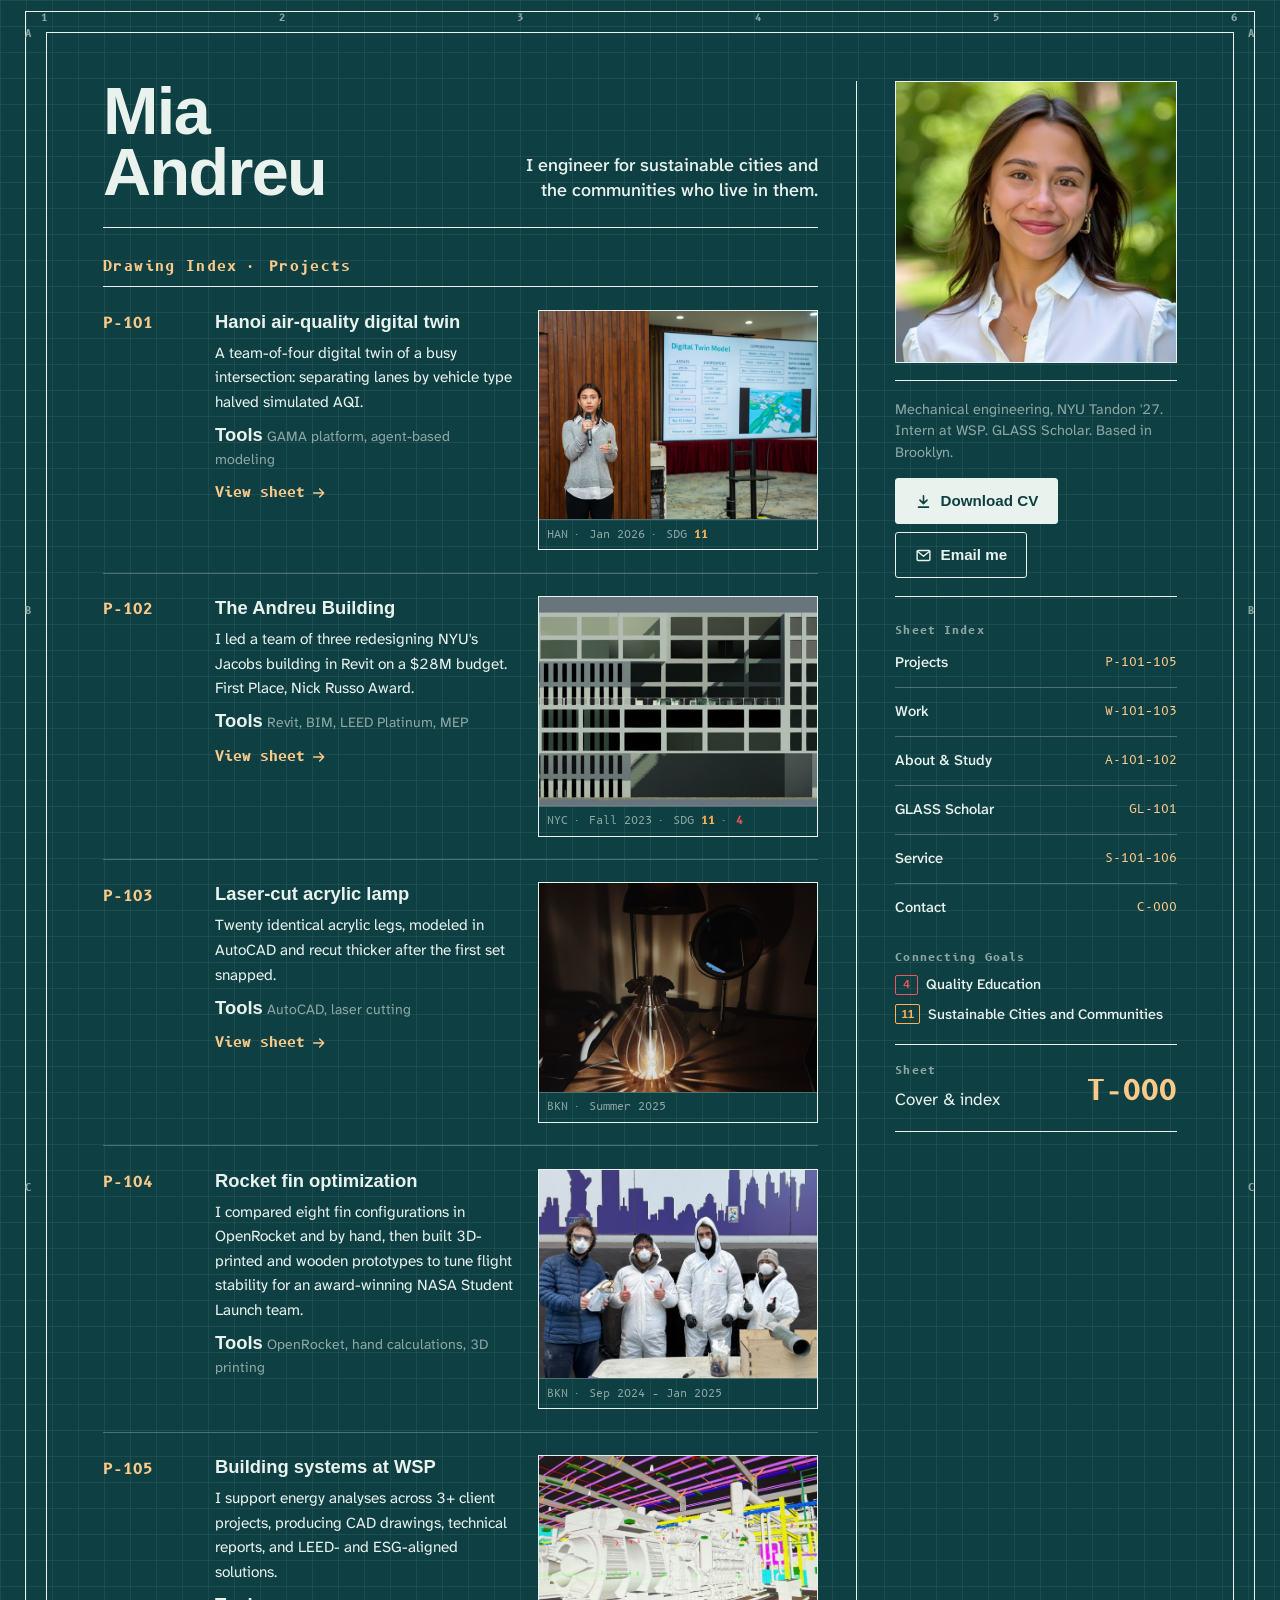
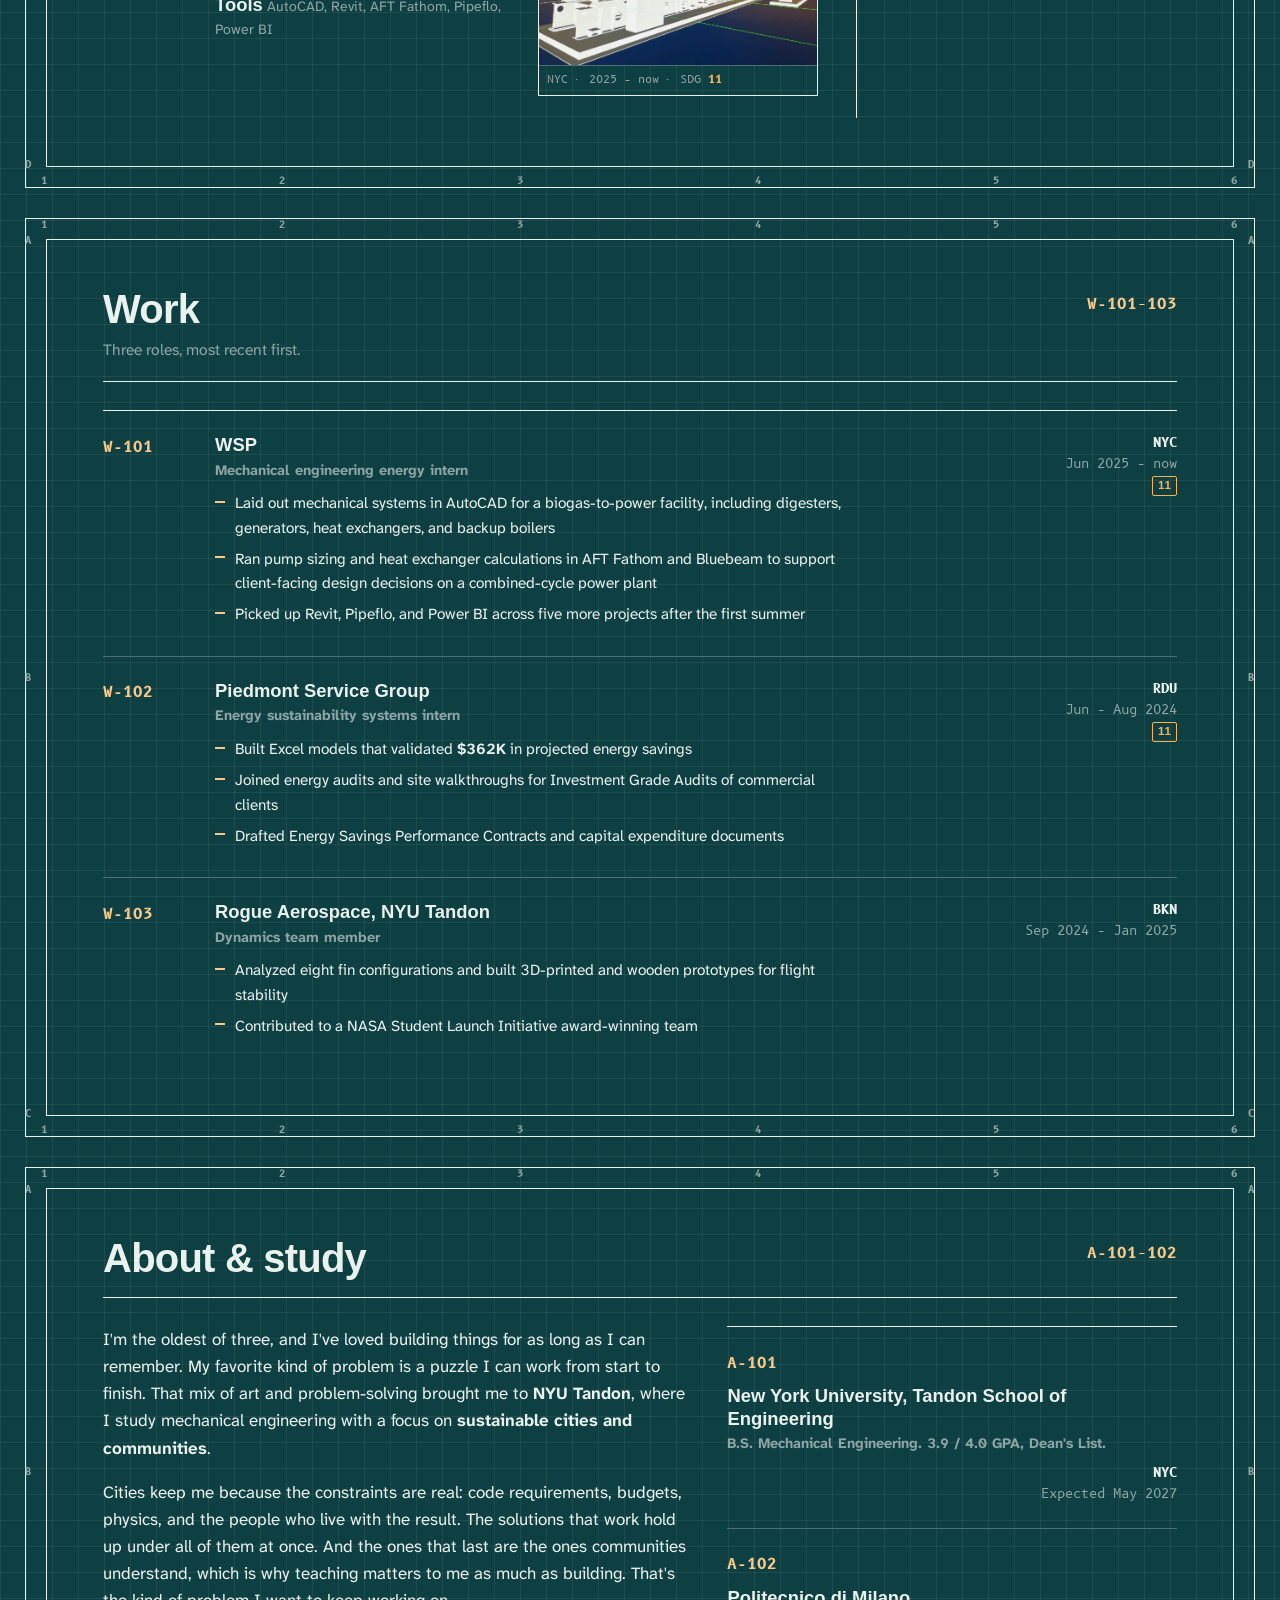
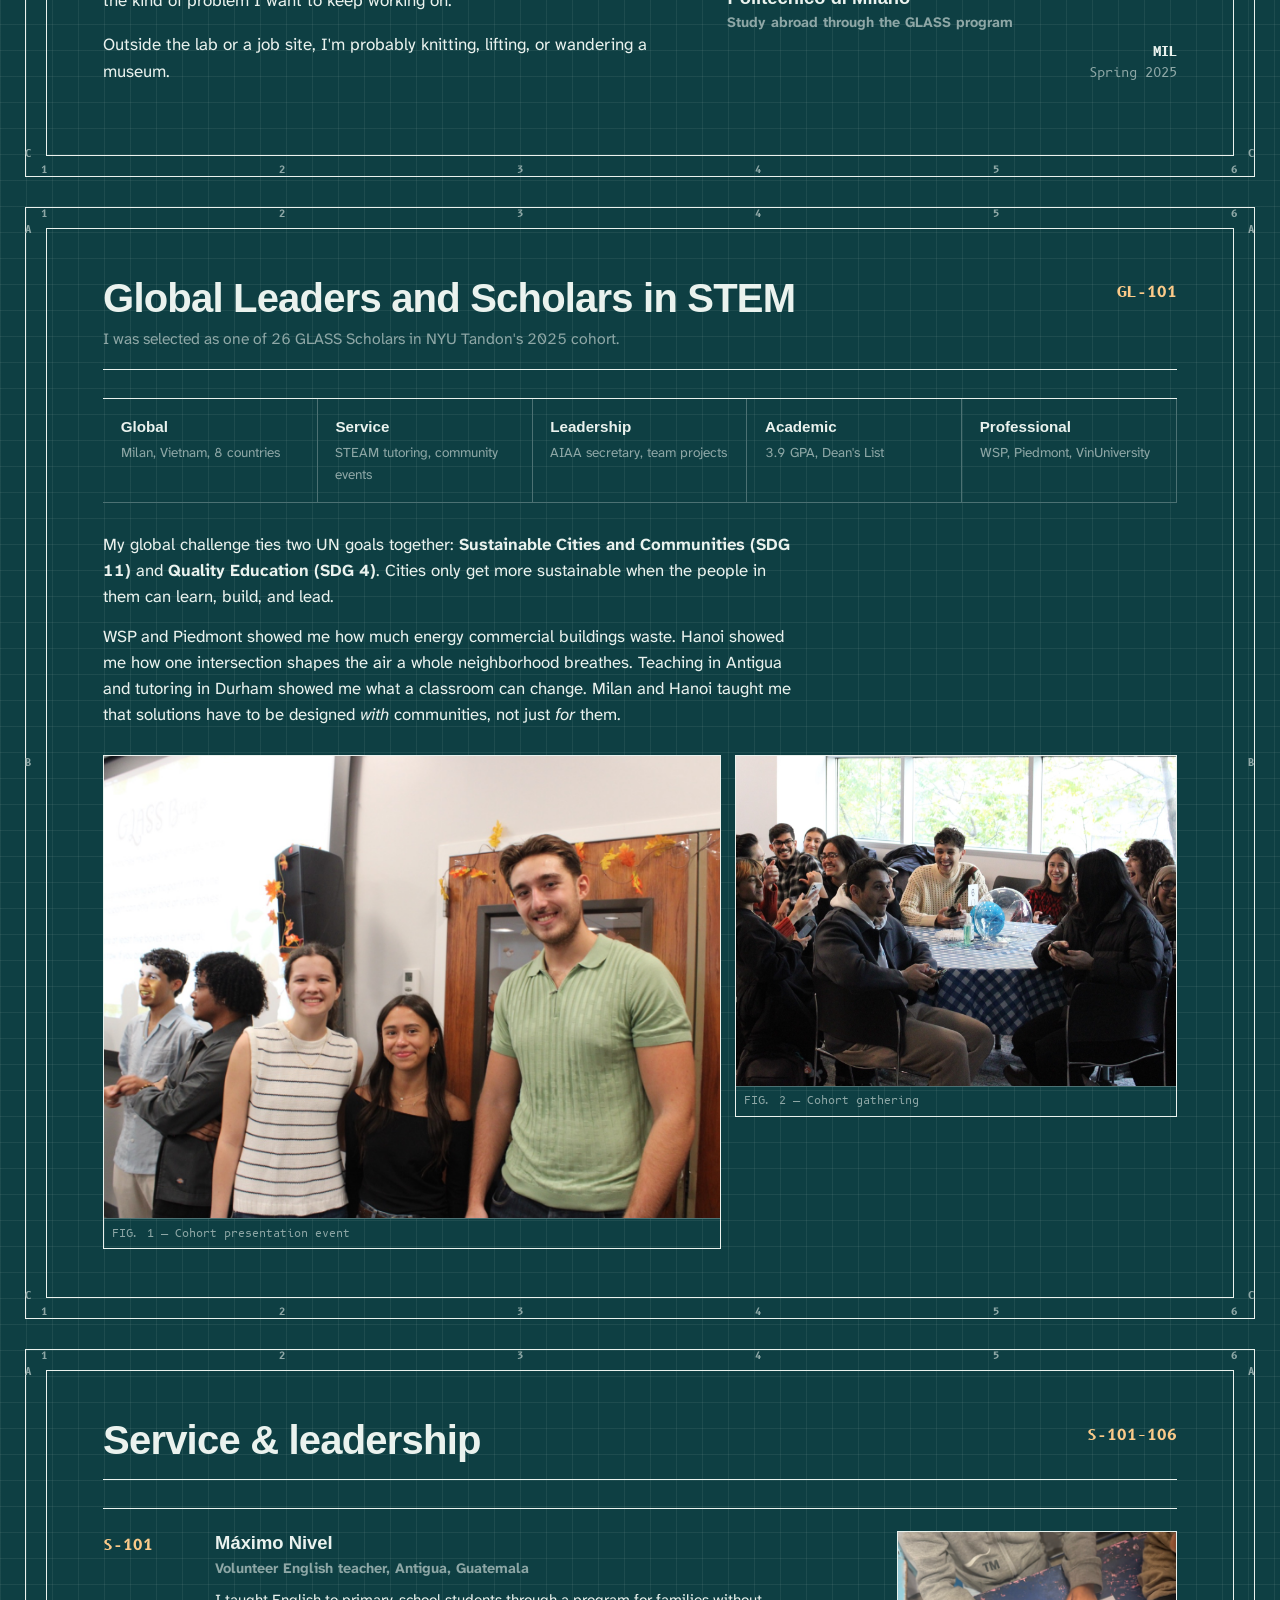
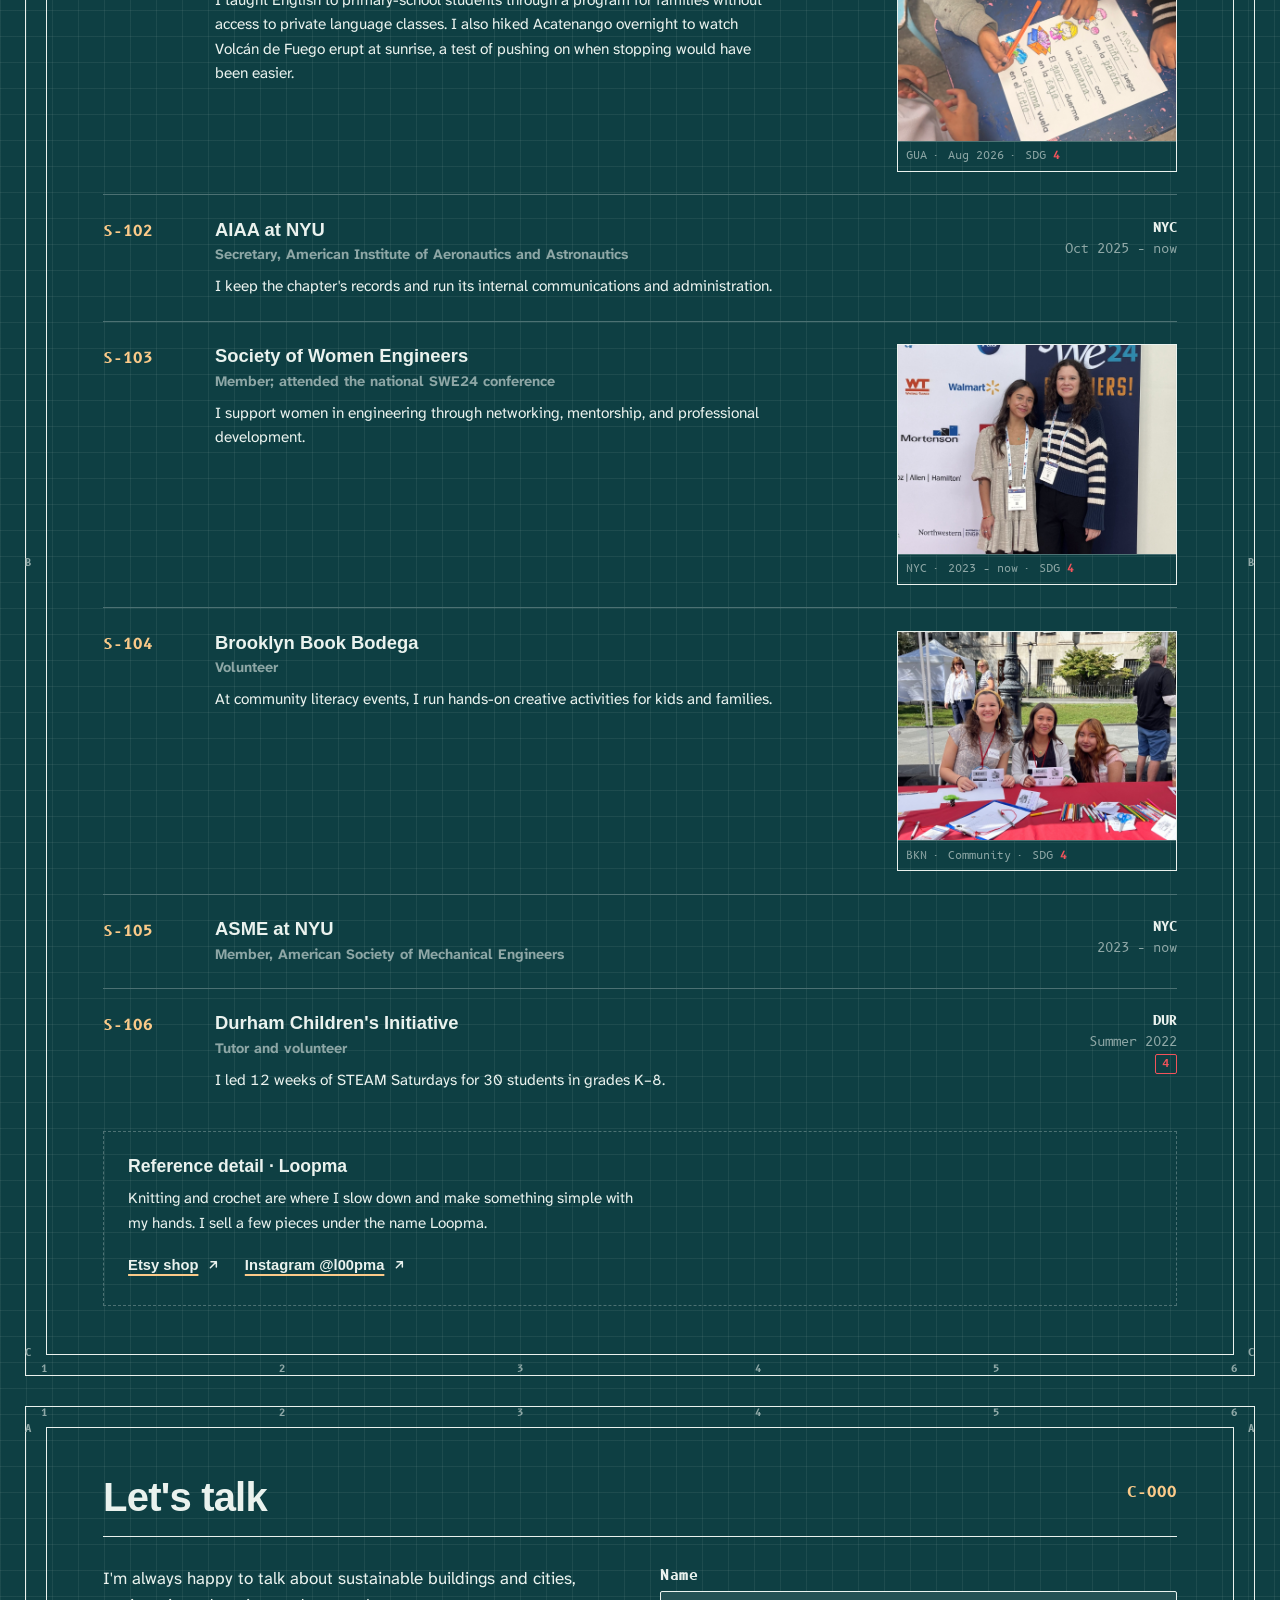
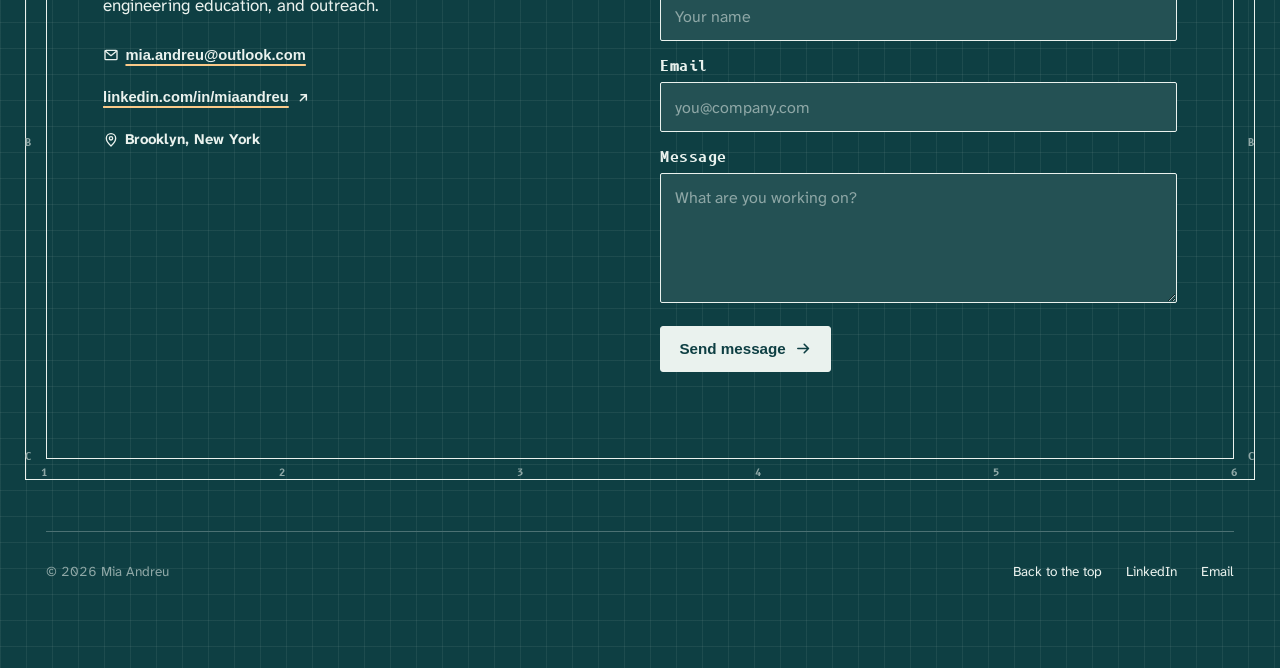
<file: index.html>
<!DOCTYPE html>
<html lang="en">
<head>
    <meta charset="UTF-8">
    <meta name="viewport" content="width=device-width, initial-scale=1.0">
    <title>Mia Andreu · Engineering for Sustainable Cities and Communities</title>
    <meta name="description" content="Mia Andreu, mechanical engineering student at NYU Tandon working toward sustainable cities and communities (SDG 11) and quality education (SDG 4). Case studies: Hanoi air-quality digital twin, LEED Platinum building design, laser-cut lamp.">
    <meta name="theme-color" content="#0E3F43">
    <link rel="preconnect" href="https://fonts.googleapis.com">
    <link rel="preconnect" href="https://fonts.gstatic.com" crossorigin>
    <link href="https://fonts.googleapis.com/css2?family=Arimo:wght@400;500;700&family=Atkinson+Hyperlegible+Next:wght@400;500;700&family=B612+Mono:wght@400;700&display=swap" rel="stylesheet">
    <link rel="stylesheet" href="styles.css">
</head>
<body>
<a class="skip" href="#projects">Skip to the work</a>
<div class="plot" id="plot" aria-hidden="true"></div>

<svg width="0" height="0" style="position:absolute" aria-hidden="true">
    <symbol id="i-arrow" viewBox="0 0 24 24" fill="none" stroke="currentColor" stroke-width="2.25" stroke-linecap="round" stroke-linejoin="round"><path d="M4 12h15M13 6l6 6-6 6"/></symbol>
    <symbol id="i-down" viewBox="0 0 24 24" fill="none" stroke="currentColor" stroke-width="2.25" stroke-linecap="round" stroke-linejoin="round"><path d="M12 4v11M7 10l5 5 5-5M5 20h14"/></symbol>
    <symbol id="i-mail" viewBox="0 0 24 24" fill="none" stroke="currentColor" stroke-width="2" stroke-linecap="round" stroke-linejoin="round"><rect x="3" y="5" width="18" height="14" rx="1.5"/><path d="M3.5 6l8.5 7 8.5-7"/></symbol>
    <symbol id="i-out" viewBox="0 0 24 24" fill="none" stroke="currentColor" stroke-width="2.25" stroke-linecap="round" stroke-linejoin="round"><path d="M8 16L17 7M9 7h8v8"/></symbol>
    <symbol id="i-pin" viewBox="0 0 24 24" fill="none" stroke="currentColor" stroke-width="2" stroke-linecap="round" stroke-linejoin="round"><path d="M12 21s-7-6.2-7-11.5a7 7 0 0114 0C19 14.8 12 21 12 21z"/><circle cx="12" cy="9.5" r="2.5"/></symbol>
</svg>

<div class="sheets">

<!-- ============ COVER / TITLE SHEET ============ -->
<header class="sheet cover is-in" id="cover">
    <div class="refs" aria-hidden="true">
        <div class="t"><span>1</span><span>2</span><span>3</span><span>4</span><span>5</span><span>6</span></div>
        <div class="l"><span>A</span><span>B</span><span>C</span><span>D</span></div>
        <div class="r"><span>A</span><span>B</span><span>C</span><span>D</span></div>
        <div class="b"><span>1</span><span>2</span><span>3</span><span>4</span><span>5</span><span>6</span></div>
    </div>
    <div class="sheet-grid">
        <div class="main">
            <div class="hdr">
                <h1 class="name">Mia<br>Andreu</h1>
                <p class="stmt">I engineer for sustainable cities and the communities who live in them.</p>
            </div>
            <div class="idx" id="projects">
                <h2 class="idx-h">Drawing Index · Projects</h2>
                <ol class="rows with-fig">
                    <li class="row link">
                        <span class="no">P-101</span>
                        <div class="ttl">
                            <h3><a href="hanoi-digital-twin.html">Hanoi air-quality digital twin</a></h3>
                            <p class="desc">A team-of-four digital twin of a busy intersection: separating lanes by vehicle type halved simulated AQI.</p>
                            <p class="tools"><b>Tools</b> GAMA platform, agent-based modeling</p>
                            <span class="go">View sheet <svg aria-hidden="true"><use href="#i-arrow"/></svg></span>
                        </div>
                        <figure class="plate"><img src="images/web/digital-twin.jpg" width="1600" height="1067" alt="Mia presenting the digital twin model to a room at VinUniversity"><figcaption>HAN · Jan 2026 · SDG <span class="n11">11</span></figcaption></figure>
                    </li>
                    <li class="row link">
                        <span class="no">P-102</span>
                        <div class="ttl">
                            <h3><a href="revit-building.html">The Andreu Building</a></h3>
                            <p class="desc">I led a team of three redesigning NYU's Jacobs building in Revit on a $28M budget. First Place, Nick Russo Award.</p>
                            <p class="tools"><b>Tools</b> Revit, BIM, LEED Platinum, MEP</p>
                            <span class="go">View sheet <svg aria-hidden="true"><use href="#i-arrow"/></svg></span>
                        </div>
                        <figure class="plate"><img src="images/web/revit-building2.jpg" width="1600" height="685" alt="Revit rendering of the Andreu Building facade" style="object-position:30% 50%"><figcaption>NYC · Fall 2023 · SDG <span class="n11">11</span> · <span class="n4">4</span></figcaption></figure>
                    </li>
                    <li class="row link">
                        <span class="no">P-103</span>
                        <div class="ttl">
                            <h3><a href="laser-lamp.html">Laser-cut acrylic lamp</a></h3>
                            <p class="desc">Twenty identical acrylic legs, modeled in AutoCAD and recut thicker after the first set snapped.</p>
                            <p class="tools"><b>Tools</b> AutoCAD, laser cutting</p>
                            <span class="go">View sheet <svg aria-hidden="true"><use href="#i-arrow"/></svg></span>
                        </div>
                        <figure class="plate"><img src="images/web/laser-lamp.jpg" width="1200" height="1600" alt="The finished laser-cut lamp, lit"><figcaption>BKN · Summer 2025</figcaption></figure>
                    </li>
                    <li class="row">
                        <span class="no">P-104</span>
                        <div class="ttl">
                            <h3>Rocket fin optimization</h3>
                            <p class="desc">I compared eight fin configurations in OpenRocket and by hand, then built 3D-printed and wooden prototypes to tune flight stability for an award-winning NASA Student Launch team.</p>
                            <p class="tools"><b>Tools</b> OpenRocket, hand calculations, 3D printing</p>
                        </div>
                        <figure class="plate"><img src="images/rocket-fins.jpg" width="603" height="452" alt="Rogue Aerospace team with rocket components"><figcaption>BKN · Sep 2024 – Jan 2025</figcaption></figure>
                    </li>
                    <li class="row">
                        <span class="no">P-105</span>
                        <div class="ttl">
                            <h3>Building systems at WSP</h3>
                            <p class="desc">I support energy analyses across 3+ client projects, producing CAD drawings, technical reports, and LEED- and ESG-aligned solutions.</p>
                            <p class="tools"><b>Tools</b> AutoCAD, Revit, AFT Fathom, Pipeflo, Power BI</p>
                        </div>
                        <figure class="plate"><img src="images/web/wsp_energy.jpg" width="1139" height="690" alt="3D BIM model of generator and piping systems"><figcaption>NYC · 2025 – now · SDG <span class="n11">11</span></figcaption></figure>
                    </li>
                </ol>
            </div>
        </div>
        <aside class="tb">
            <div class="tb-photo"><img src="images/web/headshot.jpg" width="360" height="360" alt="Portrait of Mia Andreu"></div>
            <div class="tb-id">
                <p>Mechanical engineering, NYU Tandon '27. Intern at WSP. GLASS Scholar. Based in Brooklyn.</p>
                <div class="btns">
                    <a class="btn btn-solid" href="mia-andreu-resume.pdf" download><svg aria-hidden="true"><use href="#i-down"/></svg>Download CV</a>
                    <a class="btn btn-line" href="mailto:mia.andreu@outlook.com"><svg aria-hidden="true"><use href="#i-mail"/></svg>Email me</a>
                </div>
            </div>
            <nav class="tb-sheets" aria-label="Sheet index">
                <span class="lbl">Sheet Index</span>
                <ol>
                    <li><a href="#projects">Projects <span class="no">P-101–105</span></a></li>
                    <li><a href="#work">Work <span class="no">W-101–103</span></a></li>
                    <li><a href="#about">About &amp; Study <span class="no">A-101–102</span></a></li>
                    <li><a href="#glass">GLASS Scholar <span class="no">GL-101</span></a></li>
                    <li><a href="#service">Service <span class="no">S-101–106</span></a></li>
                    <li><a href="#contact">Contact <span class="no">C-000</span></a></li>
                </ol>
            </nav>
            <div class="tb-sdg">
                <span class="lbl">Connecting Goals</span>
                <span class="goal"><span class="sdg s4" aria-hidden="true">4</span>Quality Education</span>
                <span class="goal"><span class="sdg" aria-hidden="true">11</span>Sustainable Cities and Communities</span>
            </div>
            <div class="tb-no"><div><span class="lbl">Sheet</span>Cover &amp; index</div><b class="no-big">T-000</b></div>
        </aside>
    </div>
</header>

<!-- ============ WORK ============ -->
<section class="sheet" id="work" aria-labelledby="h-work">
    <div class="refs" aria-hidden="true">
        <div class="t"><span>1</span><span>2</span><span>3</span><span>4</span><span>5</span><span>6</span></div>
        <div class="l"><span>A</span><span>B</span><span>C</span></div>
        <div class="r"><span>A</span><span>B</span><span>C</span></div>
        <div class="b"><span>1</span><span>2</span><span>3</span><span>4</span><span>5</span><span>6</span></div>
    </div>
    <div class="sheet-head"><div><h2 id="h-work">Work</h2><p>Three roles, most recent first.</p></div><span class="sno">W-101–103</span></div>
    <ol class="rows">
        <li class="row">
            <span class="no">W-101</span>
            <div class="ttl">
                <h3>WSP</h3>
                <p class="role">Mechanical engineering energy intern</p>
                <ul>
                    <li>Laid out mechanical systems in AutoCAD for a biogas-to-power facility, including digesters, generators, heat exchangers, and backup boilers</li>
                    <li>Ran pump sizing and heat exchanger calculations in AFT Fathom and Bluebeam to support client-facing design decisions on a combined-cycle power plant</li>
                    <li>Picked up Revit, Pipeflo, and Power BI across five more projects after the first summer</li>
                </ul>
            </div>
            <span class="meta"><span class="code">NYC</span><br>Jun 2025 – now<br><span class="sdg" title="SDG 11: Sustainable Cities and Communities" aria-hidden="true">11</span></span>
        </li>
        <li class="row">
            <span class="no">W-102</span>
            <div class="ttl">
                <h3>Piedmont Service Group</h3>
                <p class="role">Energy sustainability systems intern</p>
                <ul>
                    <li>Built Excel models that validated <strong>$362K</strong> in projected energy savings</li>
                    <li>Joined energy audits and site walkthroughs for Investment Grade Audits of commercial clients</li>
                    <li>Drafted Energy Savings Performance Contracts and capital expenditure documents</li>
                </ul>
            </div>
            <span class="meta"><span class="code">RDU</span><br>Jun – Aug 2024<br><span class="sdg" title="SDG 11: Sustainable Cities and Communities" aria-hidden="true">11</span></span>
        </li>
        <li class="row">
            <span class="no">W-103</span>
            <div class="ttl">
                <h3>Rogue Aerospace, NYU Tandon</h3>
                <p class="role">Dynamics team member</p>
                <ul>
                    <li>Analyzed eight fin configurations and built 3D-printed and wooden prototypes for flight stability</li>
                    <li>Contributed to a NASA Student Launch Initiative award-winning team</li>
                </ul>
            </div>
            <span class="meta"><span class="code">BKN</span><br>Sep 2024 – Jan 2025</span>
        </li>
    </ol>
</section>

<!-- ============ ABOUT & STUDY ============ -->
<section class="sheet" id="about" aria-labelledby="h-about">
    <div class="refs" aria-hidden="true">
        <div class="t"><span>1</span><span>2</span><span>3</span><span>4</span><span>5</span><span>6</span></div>
        <div class="l"><span>A</span><span>B</span><span>C</span></div>
        <div class="r"><span>A</span><span>B</span><span>C</span></div>
        <div class="b"><span>1</span><span>2</span><span>3</span><span>4</span><span>5</span><span>6</span></div>
    </div>
    <div class="sheet-head"><h2 id="h-about">About &amp; study</h2><span class="sno">A-101–102</span></div>
    <div class="about-grid">
        <div class="notes">
            <p>I'm the oldest of three, and I've loved building things for as long as I can remember. My favorite kind of problem is a puzzle I can work from start to finish. That mix of art and problem-solving brought me to <strong>NYU Tandon</strong>, where I study mechanical engineering with a focus on <strong>sustainable cities and communities</strong>.</p>
            <p>Cities keep me because the constraints are real: code requirements, budgets, physics, and the people who live with the result. The solutions that work hold up under all of them at once. And the ones that last are the ones communities understand, which is why teaching matters to me as much as building. That's the kind of problem I want to keep working on.</p>
            <p>Outside the lab or a job site, I'm probably knitting, lifting, or wandering a museum.</p>
        </div>
        <ol class="rows edu-rows">
            <li class="row">
                <span class="no">A-101</span>
                <div class="ttl">
                    <h3>New York University, Tandon School of Engineering</h3>
                    <p class="role">B.S. Mechanical Engineering. 3.9 / 4.0 GPA, Dean's List.</p>
                </div>
                <span class="meta"><span class="code">NYC</span><br>Expected May 2027</span>
            </li>
            <li class="row">
                <span class="no">A-102</span>
                <div class="ttl">
                    <h3>Politecnico di Milano</h3>
                    <p class="role">Study abroad through the GLASS program</p>
                </div>
                <span class="meta"><span class="code">MIL</span><br>Spring 2025</span>
            </li>
        </ol>
    </div>
</section>

<!-- ============ GLASS ============ -->
<section class="sheet" id="glass" aria-labelledby="h-glass">
    <div class="refs" aria-hidden="true">
        <div class="t"><span>1</span><span>2</span><span>3</span><span>4</span><span>5</span><span>6</span></div>
        <div class="l"><span>A</span><span>B</span><span>C</span></div>
        <div class="r"><span>A</span><span>B</span><span>C</span></div>
        <div class="b"><span>1</span><span>2</span><span>3</span><span>4</span><span>5</span><span>6</span></div>
    </div>
    <div class="sheet-head"><div><h2 id="h-glass">Global Leaders and Scholars in STEM</h2><p>I was selected as one of 26 GLASS Scholars in NYU Tandon's 2025 cohort.</p></div><span class="sno">GL-101</span></div>
    <dl class="legend">
        <div><dt>Global</dt><dd>Milan, Vietnam, 8 countries</dd></div>
        <div><dt>Service</dt><dd>STEAM tutoring, community events</dd></div>
        <div><dt>Leadership</dt><dd>AIAA secretary, team projects</dd></div>
        <div><dt>Academic</dt><dd>3.9 GPA, Dean's List</dd></div>
        <div><dt>Professional</dt><dd>WSP, Piedmont, VinUniversity</dd></div>
    </dl>
    <div class="spec-note">
        <p>My global challenge ties two UN goals together: <strong>Sustainable Cities and Communities (SDG 11)</strong> and <strong>Quality Education (SDG 4)</strong>. Cities only get more sustainable when the people in them can learn, build, and lead.</p>
        <p>WSP and Piedmont showed me how much energy commercial buildings waste. Hanoi showed me how one intersection shapes the air a whole neighborhood breathes. Teaching in Antigua and tutoring in Durham showed me what a classroom can change. Milan and Hanoi taught me that solutions have to be designed <em>with</em> communities, not just <em>for</em> them.</p>
    </div>
    <div class="plates-row">
        <figure class="plate"><img src="images/web/glass1.jpg" width="1600" height="1067" alt="GLASS Scholars cohort presentation event"><figcaption>FIG. 1 — Cohort presentation event</figcaption></figure>
        <figure class="plate"><img src="images/web/glass2.jpg" width="1600" height="1067" alt="GLASS Scholars cohort gathering"><figcaption>FIG. 2 — Cohort gathering</figcaption></figure>
    </div>
</section>

<!-- ============ SERVICE ============ -->
<section class="sheet" id="service" aria-labelledby="h-service">
    <div class="refs" aria-hidden="true">
        <div class="t"><span>1</span><span>2</span><span>3</span><span>4</span><span>5</span><span>6</span></div>
        <div class="l"><span>A</span><span>B</span><span>C</span></div>
        <div class="r"><span>A</span><span>B</span><span>C</span></div>
        <div class="b"><span>1</span><span>2</span><span>3</span><span>4</span><span>5</span><span>6</span></div>
    </div>
    <div class="sheet-head"><h2 id="h-service">Service &amp; leadership</h2><span class="sno">S-101–106</span></div>
    <ol class="rows with-fig">
        <li class="row">
            <span class="no">S-101</span>
            <div class="ttl">
                <h3>Máximo Nivel</h3>
                <p class="role">Volunteer English teacher, Antigua, Guatemala</p>
                <p class="desc">I taught English to primary-school students through a program for families without access to private language classes. I also hiked Acatenango overnight to watch Volcán de Fuego erupt at sunrise, a test of pushing on when stopping would have been easier.</p>
            </div>
            <figure class="plate"><img src="images/web/maximo-nivel-classroom-2.jpg" width="1600" height="1200" alt="A student's completed English worksheet from class in Antigua"><figcaption>GUA · Aug 2026 · SDG <span class="n4">4</span></figcaption></figure>
        </li>
        <li class="row">
            <span class="no">S-102</span>
            <div class="ttl">
                <h3>AIAA at NYU</h3>
                <p class="role">Secretary, American Institute of Aeronautics and Astronautics</p>
                <p class="desc">I keep the chapter's records and run its internal communications and administration.</p>
            </div>
            <span class="meta"><span class="code">NYC</span><br>Oct 2025 – now</span>
        </li>
        <li class="row">
            <span class="no">S-103</span>
            <div class="ttl">
                <h3>Society of Women Engineers</h3>
                <p class="role">Member; attended the national SWE24 conference</p>
                <p class="desc">I support women in engineering through networking, mentorship, and professional development.</p>
            </div>
            <figure class="plate"><img src="images/web/swe.jpg" width="1200" height="1600" alt="Mia at the SWE24 conference"><figcaption>NYC · 2023 – now · SDG <span class="n4">4</span></figcaption></figure>
        </li>
        <li class="row">
            <span class="no">S-104</span>
            <div class="ttl">
                <h3>Brooklyn Book Bodega</h3>
                <p class="role">Volunteer</p>
                <p class="desc">At community literacy events, I run hands-on creative activities for kids and families.</p>
            </div>
            <figure class="plate"><img src="images/web/brooklyn-bodega.jpg" width="1200" height="1600" alt="Volunteering at a Brooklyn Book Bodega community event"><figcaption>BKN · Community · SDG <span class="n4">4</span></figcaption></figure>
        </li>
        <li class="row">
            <span class="no">S-105</span>
            <div class="ttl">
                <h3>ASME at NYU</h3>
                <p class="role">Member, American Society of Mechanical Engineers</p>
            </div>
            <span class="meta"><span class="code">NYC</span><br>2023 – now</span>
        </li>
        <li class="row">
            <span class="no">S-106</span>
            <div class="ttl">
                <h3>Durham Children's Initiative</h3>
                <p class="role">Tutor and volunteer</p>
                <p class="desc">I led 12 weeks of STEAM Saturdays for 30 students in grades K–8.</p>
            </div>
            <span class="meta"><span class="code">DUR</span><br>Summer 2022<br><span class="sdg s4" title="SDG 4: Quality Education" aria-hidden="true">4</span></span>
        </li>
    </ol>
    <div class="detail">
        <h3>Reference detail · Loopma</h3>
        <p>Knitting and crochet are where I slow down and make something simple with my hands. I sell a few pieces under the name Loopma.</p>
        <div class="links">
            <a class="tlink" href="https://www.etsy.com/shop/loopma" target="_blank" rel="noopener">Etsy shop <svg aria-hidden="true"><use href="#i-out"/></svg></a>
            <a class="tlink" href="https://instagram.com/l00pma" target="_blank" rel="noopener">Instagram @l00pma <svg aria-hidden="true"><use href="#i-out"/></svg></a>
        </div>
    </div>
</section>

<!-- ============ CONTACT ============ -->
<section class="sheet" id="contact" aria-labelledby="h-contact">
    <div class="refs" aria-hidden="true">
        <div class="t"><span>1</span><span>2</span><span>3</span><span>4</span><span>5</span><span>6</span></div>
        <div class="l"><span>A</span><span>B</span><span>C</span></div>
        <div class="r"><span>A</span><span>B</span><span>C</span></div>
        <div class="b"><span>1</span><span>2</span><span>3</span><span>4</span><span>5</span><span>6</span></div>
    </div>
    <div class="sheet-head"><h2 id="h-contact">Let's talk</h2><span class="sno">C-000</span></div>
    <div class="contact-grid">
        <div>
            <p>I'm always happy to talk about sustainable buildings and cities, engineering education, and outreach.</p>
            <div class="reach">
                <a class="tlink" href="mailto:mia.andreu@outlook.com"><svg aria-hidden="true"><use href="#i-mail"/></svg>mia.andreu@outlook.com</a>
                <a class="tlink" href="https://linkedin.com/in/miaandreu" target="_blank" rel="noopener">linkedin.com/in/miaandreu <svg aria-hidden="true"><use href="#i-out"/></svg></a>
                <span class="plain"><svg aria-hidden="true"><use href="#i-pin"/></svg>Brooklyn, New York</span>
            </div>
        </div>
        <form class="form" action="https://formspree.io/f/myeypnor" method="POST" id="contactForm">
            <div><label for="f-name">Name</label><input id="f-name" name="name" type="text" autocomplete="name" placeholder="Your name" required></div>
            <div><label for="f-email">Email</label><input id="f-email" name="email" type="email" autocomplete="email" placeholder="you@company.com" required></div>
            <div><label for="f-msg">Message</label><textarea id="f-msg" name="message" placeholder="What are you working on?" required></textarea></div>
            <button type="submit" class="btn btn-solid">Send message <svg aria-hidden="true"><use href="#i-arrow"/></svg></button>
            <p class="form-status" id="formStatus" role="status" aria-live="polite"></p>
        </form>
    </div>
</section>

<footer class="foot">
    <p>© 2026 Mia Andreu</p>
    <nav aria-label="Footer">
        <a href="#cover">Back to the top</a>
        <a href="https://linkedin.com/in/miaandreu" target="_blank" rel="noopener">LinkedIn</a>
        <a href="mailto:mia.andreu@outlook.com">Email</a>
    </nav>
</footer>
</div>

<script>
// ---- plot progress + sheet reveal + sheet-index highlighter ----
(function(){
    const plot=document.getElementById('plot');
    const sheets=[...document.querySelectorAll('.sheet')];
    const navLinks=[...document.querySelectorAll('.tb-sheets a')];

    // progressive enhancement: only pre-hide sheets that start below the fold, so content
    // never depends on JS for basic visibility (no-JS, slow JS, or a script error all fail safe to visible)
    sheets.forEach(s=>{ if(s.getBoundingClientRect().top>innerHeight*0.85) s.classList.add('pre'); });
    const io=new IntersectionObserver(es=>{es.forEach(e=>{if(e.isIntersecting)e.target.classList.remove('pre')})},{threshold:.1,rootMargin:'0px 0px -10% 0px'});
    sheets.forEach(s=>io.observe(s));

    let ticking=false;
    function update(){
        ticking=false;
        const h=document.documentElement.scrollHeight-innerHeight;
        plot.style.transform='scaleX('+(h>0 ? Math.min(1,scrollY/h) : 0)+')';
        const eye=innerHeight*0.4;
        let cur=sheets[0];
        sheets.forEach(s=>{ if(s.getBoundingClientRect().top<eye) cur=s; });
        navLinks.forEach(a=>a.classList.toggle('is-here', a.getAttribute('href')==='#'+cur.id));
    }
    addEventListener('scroll',()=>{ if(!ticking){ ticking=true; requestAnimationFrame(update); } },{passive:true});
    addEventListener('resize',update);
    update();
})();

// ---- Contact form ----
(function(){
    const form=document.getElementById('contactForm'), status=document.getElementById('formStatus');
    form.addEventListener('submit',async e=>{
        e.preventDefault();
        const b=form.querySelector('button'), label=b.innerHTML;
        b.disabled=true; b.textContent='Sending…'; status.className='form-status'; status.textContent='';
        try{
            const res=await fetch(form.action,{method:'POST',body:new FormData(form),headers:{Accept:'application/json'}});
            if(!res.ok) throw new Error();
            form.reset();
            status.className='form-status ok';
            status.textContent='Sent. Thank you, I’ll reply by email.';
        }catch(err){
            status.className='form-status err';
            status.textContent='That didn’t send. Please try again, or email mia.andreu@outlook.com directly.';
        }
        b.disabled=false; b.innerHTML=label;
    });
})();
</script>
</body>
</html>
</file>
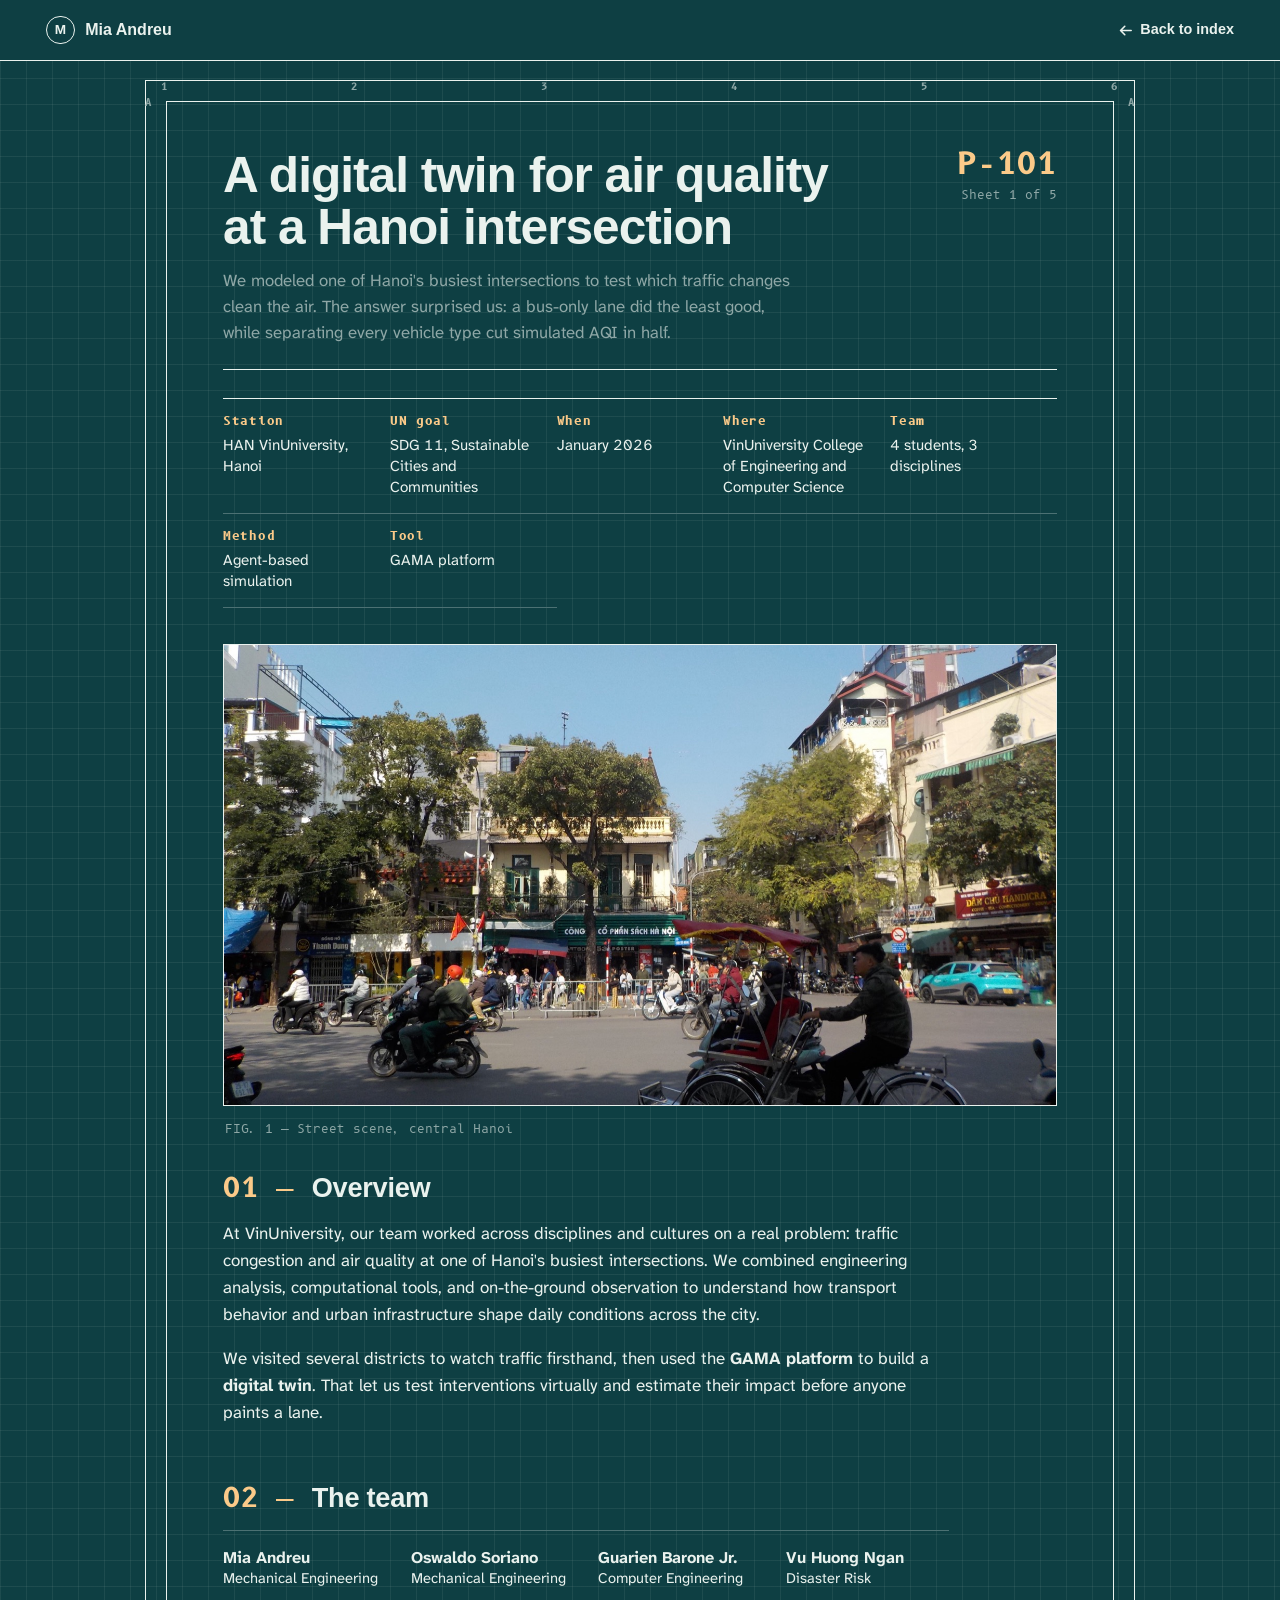
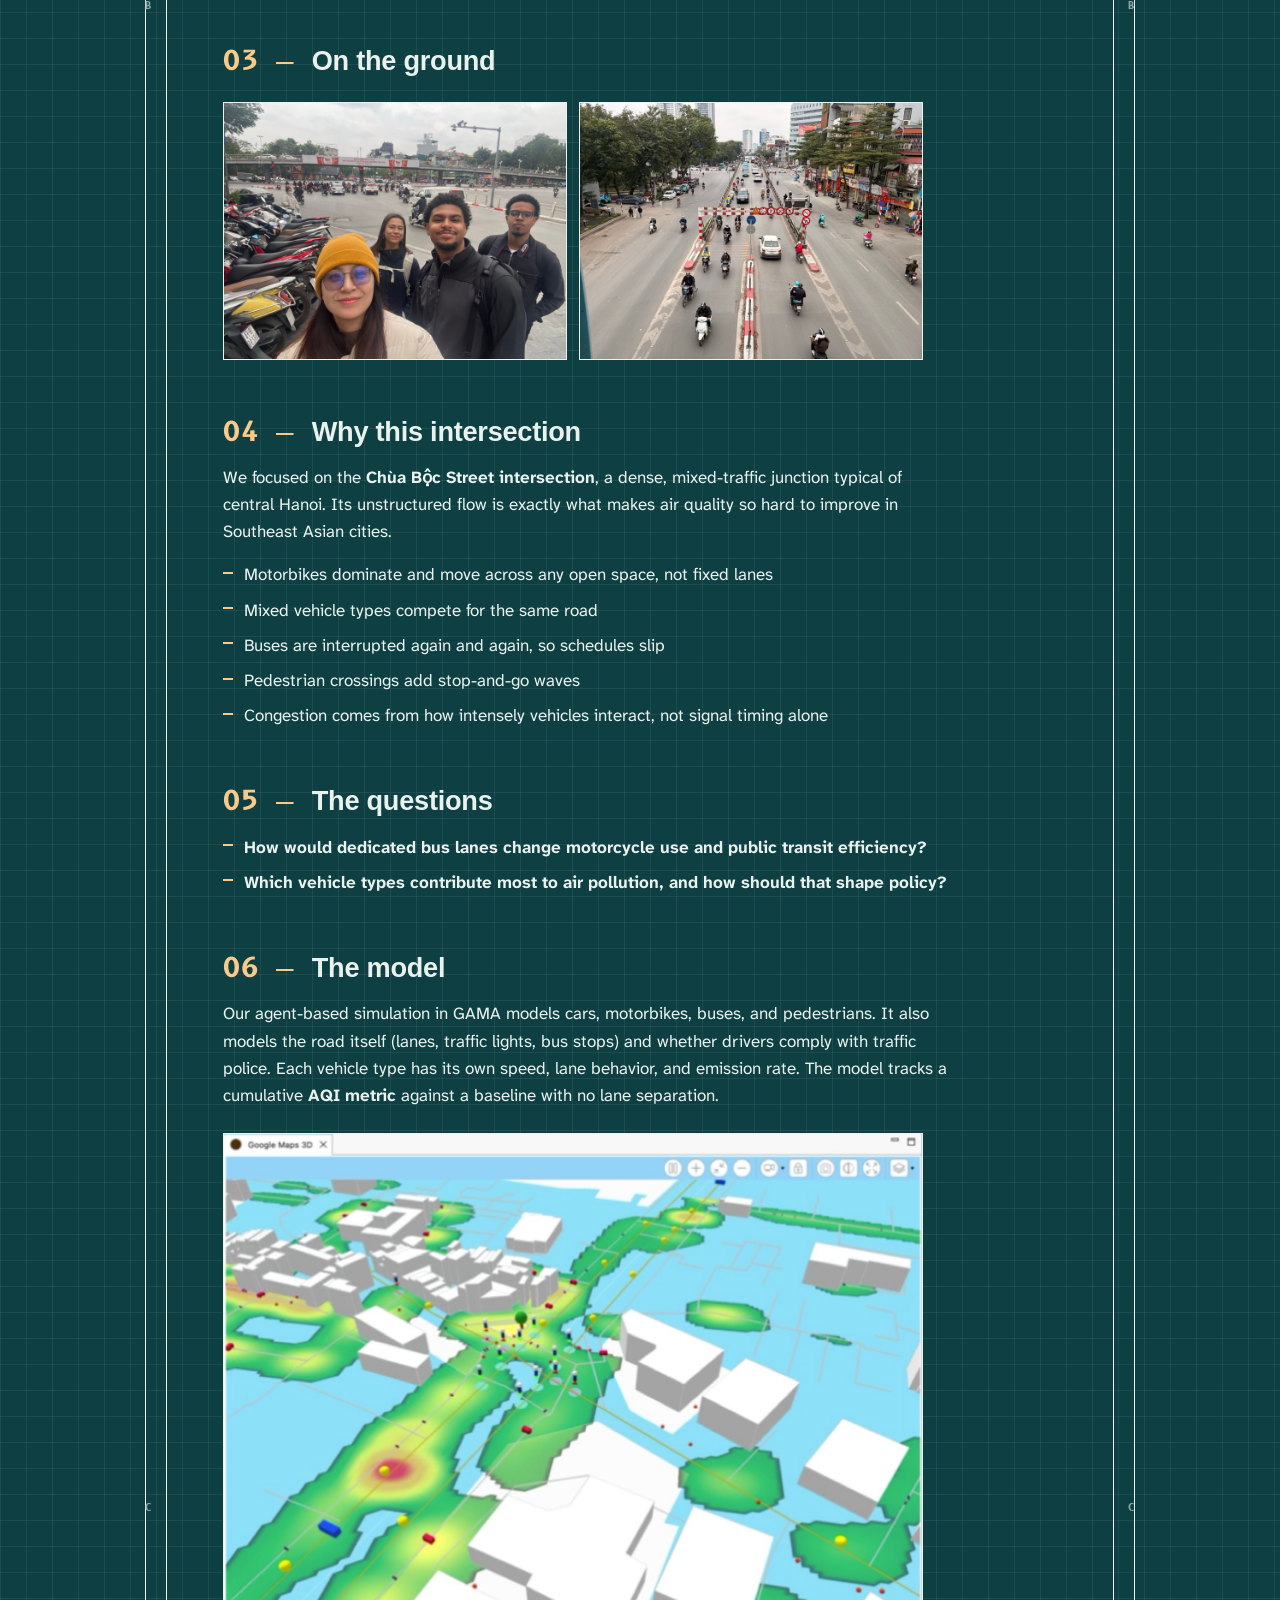
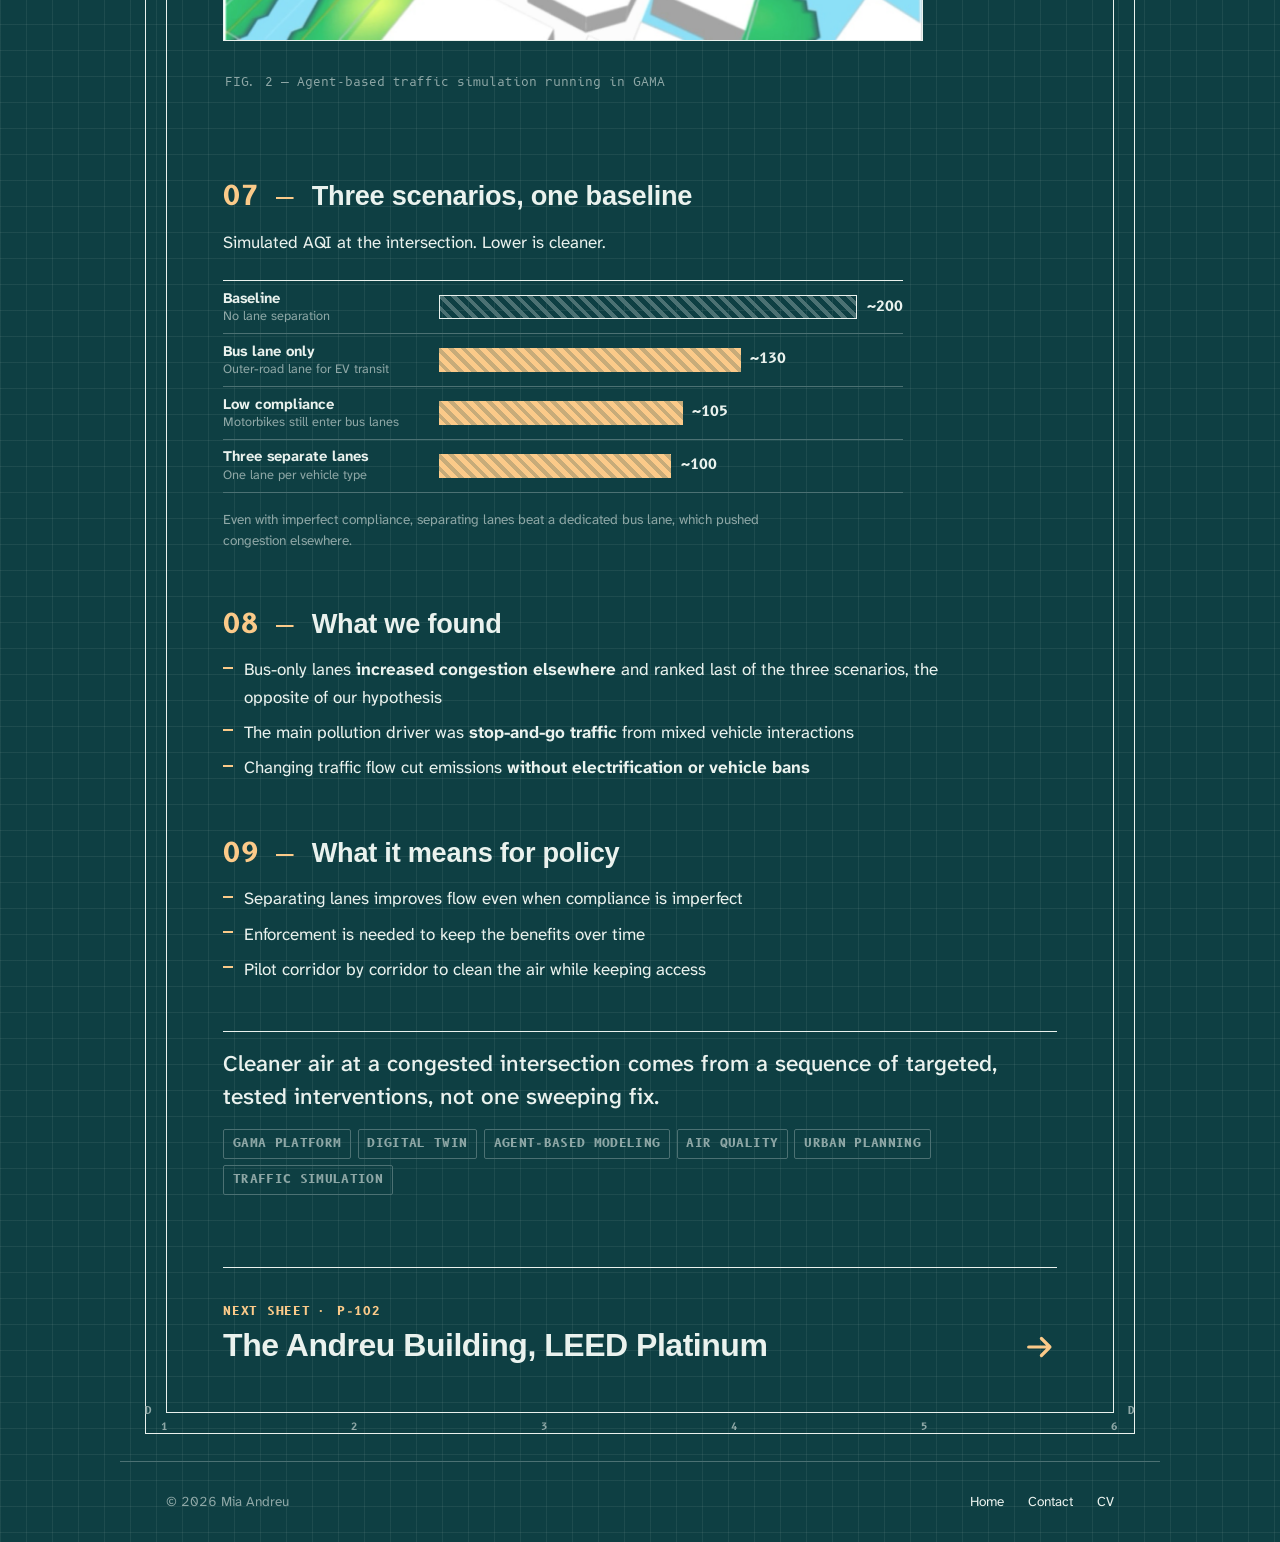
<file: hanoi-digital-twin.html>
<!DOCTYPE html>
<html lang="en">
<head>
    <meta charset="UTF-8">
    <meta name="viewport" content="width=device-width, initial-scale=1.0">
    <title>Hanoi Air Quality Digital Twin · Mia Andreu</title>
    <meta name="description" content="An agent-based digital twin of a Hanoi intersection, built in GAMA at VinUniversity, testing how lane separation affects congestion and air quality.">
    <meta name="theme-color" content="#0E3F43">
    <link rel="preconnect" href="https://fonts.googleapis.com">
    <link rel="preconnect" href="https://fonts.gstatic.com" crossorigin>
    <link href="https://fonts.googleapis.com/css2?family=Arimo:wght@400;500;700&family=Atkinson+Hyperlegible+Next:wght@400;500;700&family=B612+Mono:wght@400;700&display=swap" rel="stylesheet">
    <link rel="stylesheet" href="styles.css">
</head>
<body>
<div class="plot" id="plot" aria-hidden="true"></div>
<svg width="0" height="0" style="position:absolute" aria-hidden="true">
    <symbol id="i-back" viewBox="0 0 24 24" fill="none" stroke="currentColor" stroke-width="2.25" stroke-linecap="round" stroke-linejoin="round"><path d="M20 12H5M11 6l-6 6 6 6"/></symbol>
    <symbol id="i-arrow" viewBox="0 0 24 24" fill="none" stroke="currentColor" stroke-width="2.25" stroke-linecap="round" stroke-linejoin="round"><path d="M4 12h15M13 6l6 6-6 6"/></symbol>
</svg>

<header class="strip">
    <a class="strip-home" href="index.html"><span class="bullet" aria-hidden="true">M</span><span class="strip-name">Mia Andreu</span></a>
    <a class="strip-back" href="index.html#projects"><svg aria-hidden="true"><use href="#i-back"/></svg><span>Back to index</span></a>
</header>

<main class="cs-wrap">
<article class="cs-sheet">
    <div class="refs" aria-hidden="true">
        <div class="t"><span>1</span><span>2</span><span>3</span><span>4</span><span>5</span><span>6</span></div>
        <div class="l"><span>A</span><span>B</span><span>C</span><span>D</span></div>
        <div class="r"><span>A</span><span>B</span><span>C</span><span>D</span></div>
        <div class="b"><span>1</span><span>2</span><span>3</span><span>4</span><span>5</span><span>6</span></div>
    </div>
    <div class="cs-top">
        <div>
            <h1 class="cs-title">A digital twin for air quality at a Hanoi intersection</h1>
            <p class="cs-lede">We modeled one of Hanoi's busiest intersections to test which traffic changes clean the air. The answer surprised us: a bus-only lane did the least good, while separating every vehicle type cut simulated AQI in half.</p>
        </div>
        <div class="cs-no"><b>P-101</b><span>Sheet 1 of 5</span></div>
    </div>

    <dl class="facts">
        <div><dt>Station</dt><dd><span class="code">HAN</span> VinUniversity, Hanoi</dd></div>
        <div><dt>UN goal</dt><dd>SDG 11, Sustainable Cities and Communities</dd></div>
        <div><dt>When</dt><dd>January 2026</dd></div>
        <div><dt>Where</dt><dd>VinUniversity College of Engineering and Computer Science</dd></div>
        <div><dt>Team</dt><dd>4 students, 3 disciplines</dd></div>
        <div><dt>Method</dt><dd>Agent-based simulation</dd></div>
        <div><dt>Tool</dt><dd>GAMA platform</dd></div>
    </dl>

    <figure class="cs-hero">
        <img src="images/web/vietnam-page-header.jpg" width="1600" height="1200" alt="Street scene in Hanoi, Vietnam">
    </figure>
    <figcaption class="fig">FIG. 1 — Street scene, central Hanoi</figcaption>

    <div class="cs-body">
        <h2>Overview</h2>
        <p>At VinUniversity, our team worked across disciplines and cultures on a real problem: traffic congestion and air quality at one of Hanoi's busiest intersections. We combined engineering analysis, computational tools, and on-the-ground observation to understand how transport behavior and urban infrastructure shape daily conditions across the city.</p>
        <p>We visited several districts to watch traffic firsthand, then used the <strong>GAMA platform</strong> to build a <strong>digital twin</strong>. That let us test interventions virtually and estimate their impact before anyone paints a lane.</p>

        <h2>The team</h2>
        <div class="team">
            <div><strong>Mia Andreu</strong>Mechanical Engineering</div>
            <div><strong>Oswaldo Soriano</strong>Mechanical Engineering</div>
            <div><strong>Guarien Barone Jr.</strong>Computer Engineering</div>
            <div><strong>Vu Huong Ngan</strong>Disaster Risk</div>
        </div>

        <h2>On the ground</h2>
        <div class="pair wide">
            <img src="images/web/traffic_vietnam.jpg" width="1600" height="1200" alt="The team observing traffic patterns in Hanoi" loading="lazy">
            <img src="images/web/vietnam_traffic.jpg" width="1600" height="1200" alt="Aerial view of a Hanoi intersection with motorbikes and lane dividers" loading="lazy">
        </div>

        <h2>Why this intersection</h2>
        <p>We focused on the <strong>Chùa Bộc Street intersection</strong>, a dense, mixed-traffic junction typical of central Hanoi. Its unstructured flow is exactly what makes air quality so hard to improve in Southeast Asian cities.</p>
        <ul>
            <li>Motorbikes dominate and move across any open space, not fixed lanes</li>
            <li>Mixed vehicle types compete for the same road</li>
            <li>Buses are interrupted again and again, so schedules slip</li>
            <li>Pedestrian crossings add stop-and-go waves</li>
            <li>Congestion comes from how intensely vehicles interact, not signal timing alone</li>
        </ul>

        <h2>The questions</h2>
        <ul>
            <li><strong>How would dedicated bus lanes change motorcycle use and public transit efficiency?</strong></li>
            <li><strong>Which vehicle types contribute most to air pollution, and how should that shape policy?</strong></li>
        </ul>

        <h2>The model</h2>
        <p>Our agent-based simulation in GAMA models cars, motorbikes, buses, and pedestrians. It also models the road itself (lanes, traffic lights, bus stops) and whether drivers comply with traffic police. Each vehicle type has its own speed, lane behavior, and emission rate. The model tracks a cumulative <strong>AQI metric</strong> against a baseline with no lane separation.</p>
        <figure>
            <video src="images/GAMA_video-1.mov" poster="images/web/poster-gama_video-1.jpg" width="1400" height="1015" autoplay loop muted playsinline preload="metadata" aria-label="GAMA agent-based traffic simulation running"></video>
        </figure>
        <figcaption class="fig">FIG. 2 — Agent-based traffic simulation running in GAMA</figcaption>

        <h2>Three scenarios, one baseline</h2>
        <p>Simulated AQI at the intersection. Lower is cleaner.</p>
        <div class="bars" role="list">
            <div class="bar" role="listitem">
                <div class="bar-name">Baseline<small>No lane separation</small></div>
                <div class="bar-track"><div class="bar-fill is-base" style="--v:100%"></div><span class="bar-val">~200</span></div>
            </div>
            <div class="bar" role="listitem">
                <div class="bar-name">Bus lane only<small>Outer-road lane for EV transit</small></div>
                <div class="bar-track"><div class="bar-fill" style="--v:65%"></div><span class="bar-val">~130</span></div>
            </div>
            <div class="bar" role="listitem">
                <div class="bar-name">Low compliance<small>Motorbikes still enter bus lanes</small></div>
                <div class="bar-track"><div class="bar-fill" style="--v:52.5%"></div><span class="bar-val">~105</span></div>
            </div>
            <div class="bar" role="listitem">
                <div class="bar-name">Three separate lanes<small>One lane per vehicle type</small></div>
                <div class="bar-track"><div class="bar-fill" style="--v:50%"></div><span class="bar-val">~100</span></div>
            </div>
        </div>
        <p class="bars-note">Even with imperfect compliance, separating lanes beat a dedicated bus lane, which pushed congestion elsewhere.</p>

        <h2>What we found</h2>
        <ul>
            <li>Bus-only lanes <strong>increased congestion elsewhere</strong> and ranked last of the three scenarios, the opposite of our hypothesis</li>
            <li>The main pollution driver was <strong>stop-and-go traffic</strong> from mixed vehicle interactions</li>
            <li>Changing traffic flow cut emissions <strong>without electrification or vehicle bans</strong></li>
        </ul>

        <h2>What it means for policy</h2>
        <ul>
            <li>Separating lanes improves flow even when compliance is imperfect</li>
            <li>Enforcement is needed to keep the benefits over time</li>
            <li>Pilot corridor by corridor to clean the air while keeping access</li>
        </ul>

        <p class="takeaway">Cleaner air at a congested intersection comes from a sequence of targeted, tested interventions, not one sweeping fix.</p>
        <div class="tags">
            <span class="tag">GAMA PLATFORM</span><span class="tag">DIGITAL TWIN</span><span class="tag">AGENT-BASED MODELING</span>
            <span class="tag">AIR QUALITY</span><span class="tag">URBAN PLANNING</span><span class="tag">TRAFFIC SIMULATION</span>
        </div>
    </div>

    <a class="next" href="revit-building.html">
        <span><span class="next-lbl">NEXT SHEET · P-102</span><span class="next-name">The Andreu Building, LEED Platinum</span></span>
        <svg aria-hidden="true"><use href="#i-arrow"/></svg>
    </a>
</article>
</main>

<footer class="foot" style="max-width:1040px;margin:0 auto;padding-left:var(--gutter);padding-right:var(--gutter)">
    <p>© 2026 Mia Andreu</p>
    <nav aria-label="Footer"><a href="index.html">Home</a><a href="index.html#contact">Contact</a><a href="mia-andreu-resume.pdf" download>CV</a></nav>
</footer>
<script>
(function(){
    const plot=document.getElementById('plot');
    const hs=[...document.querySelectorAll('.cs-body h2')];
    hs.forEach(h=>{ if(h.getBoundingClientRect().top>innerHeight*0.85) h.classList.add('pre'); });
    const io=new IntersectionObserver(es=>{es.forEach(e=>{if(e.isIntersecting)e.target.classList.remove('pre')})},{threshold:.15,rootMargin:'0px 0px -10% 0px'});
    hs.forEach(h=>io.observe(h));
    const barsBlock=document.querySelector('.bars');
    if(barsBlock){
        if(barsBlock.getBoundingClientRect().top>innerHeight*0.85) barsBlock.classList.add('pre');
        new IntersectionObserver(es=>{es.forEach(e=>{if(e.isIntersecting)e.target.classList.remove('pre')})},{threshold:.3}).observe(barsBlock);
    }
    let t=false;
    function up(){ t=false; const h=document.documentElement.scrollHeight-innerHeight; plot.style.transform='scaleX('+(h>0?Math.min(1,scrollY/h):0)+')'; }
    addEventListener('scroll',()=>{ if(!t){ t=true; requestAnimationFrame(up); } },{passive:true});
    up();
})();
</script>
</body>
</html>
</file>
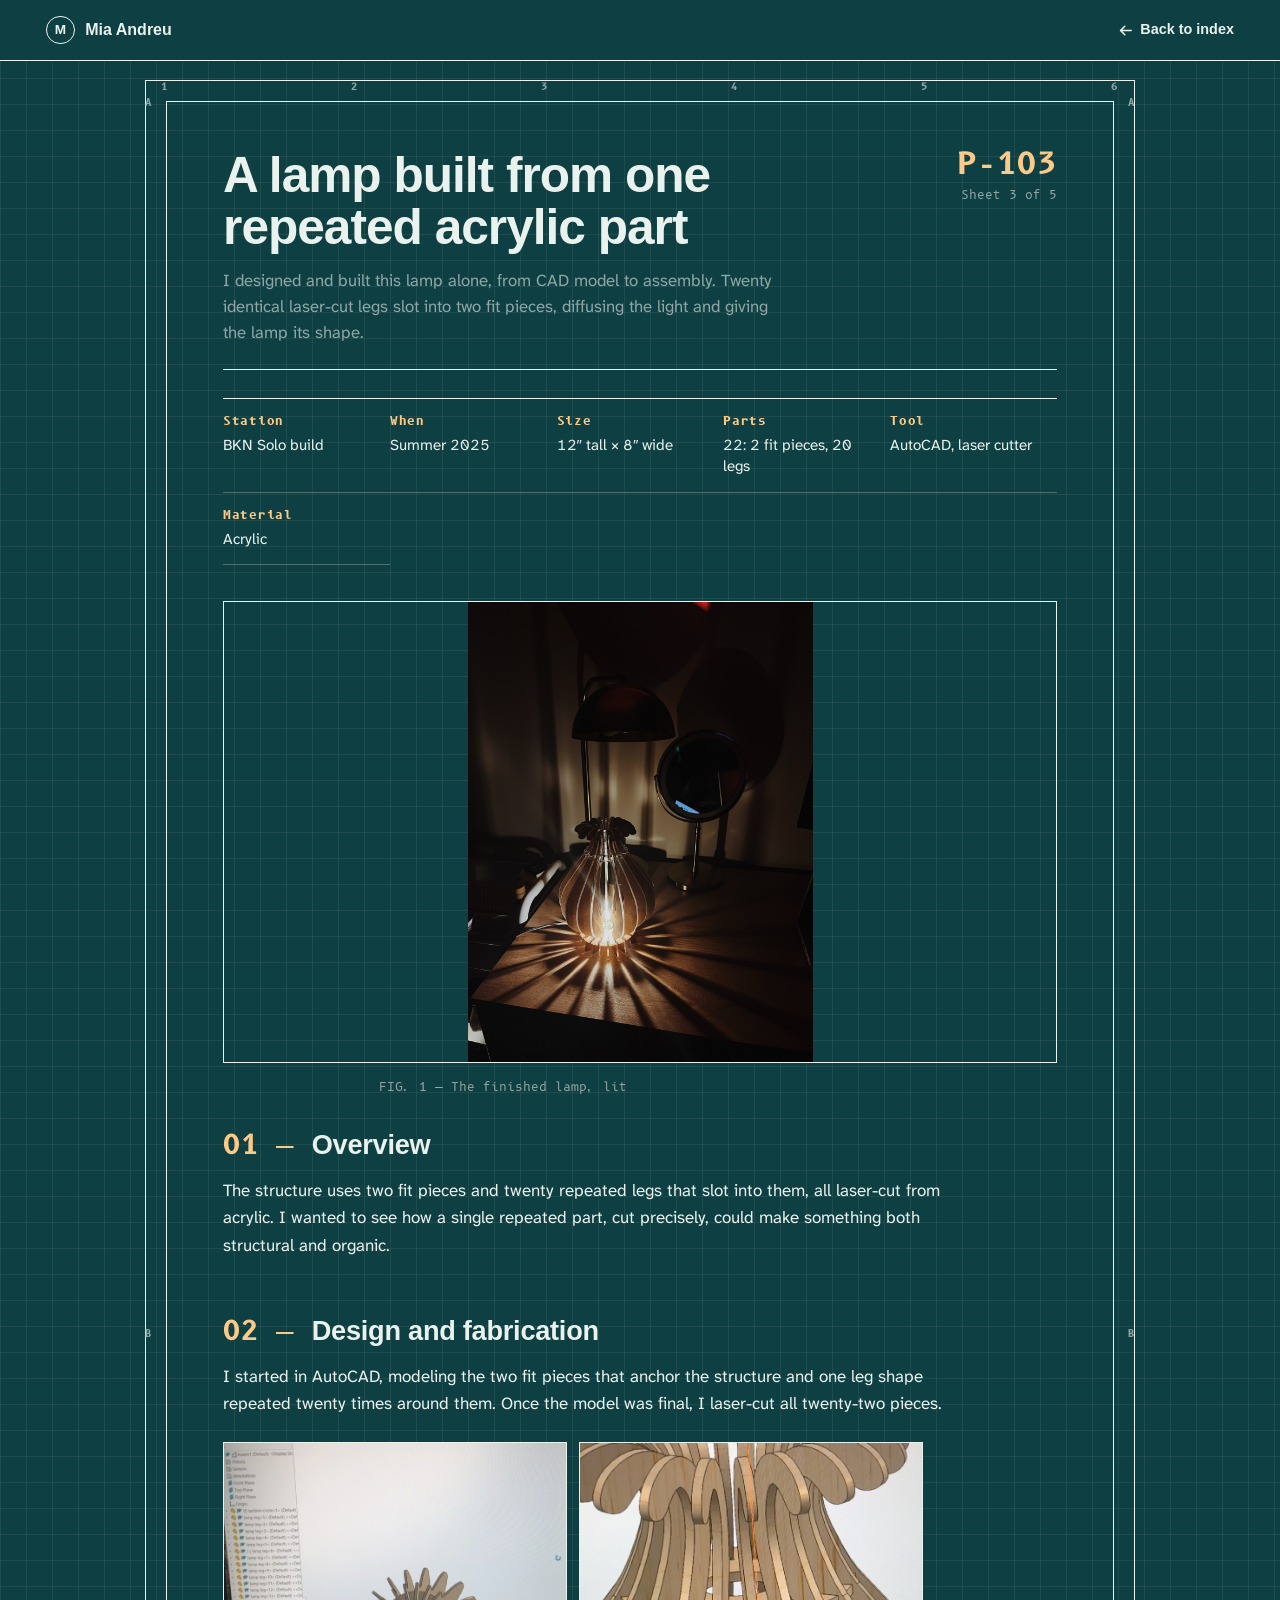
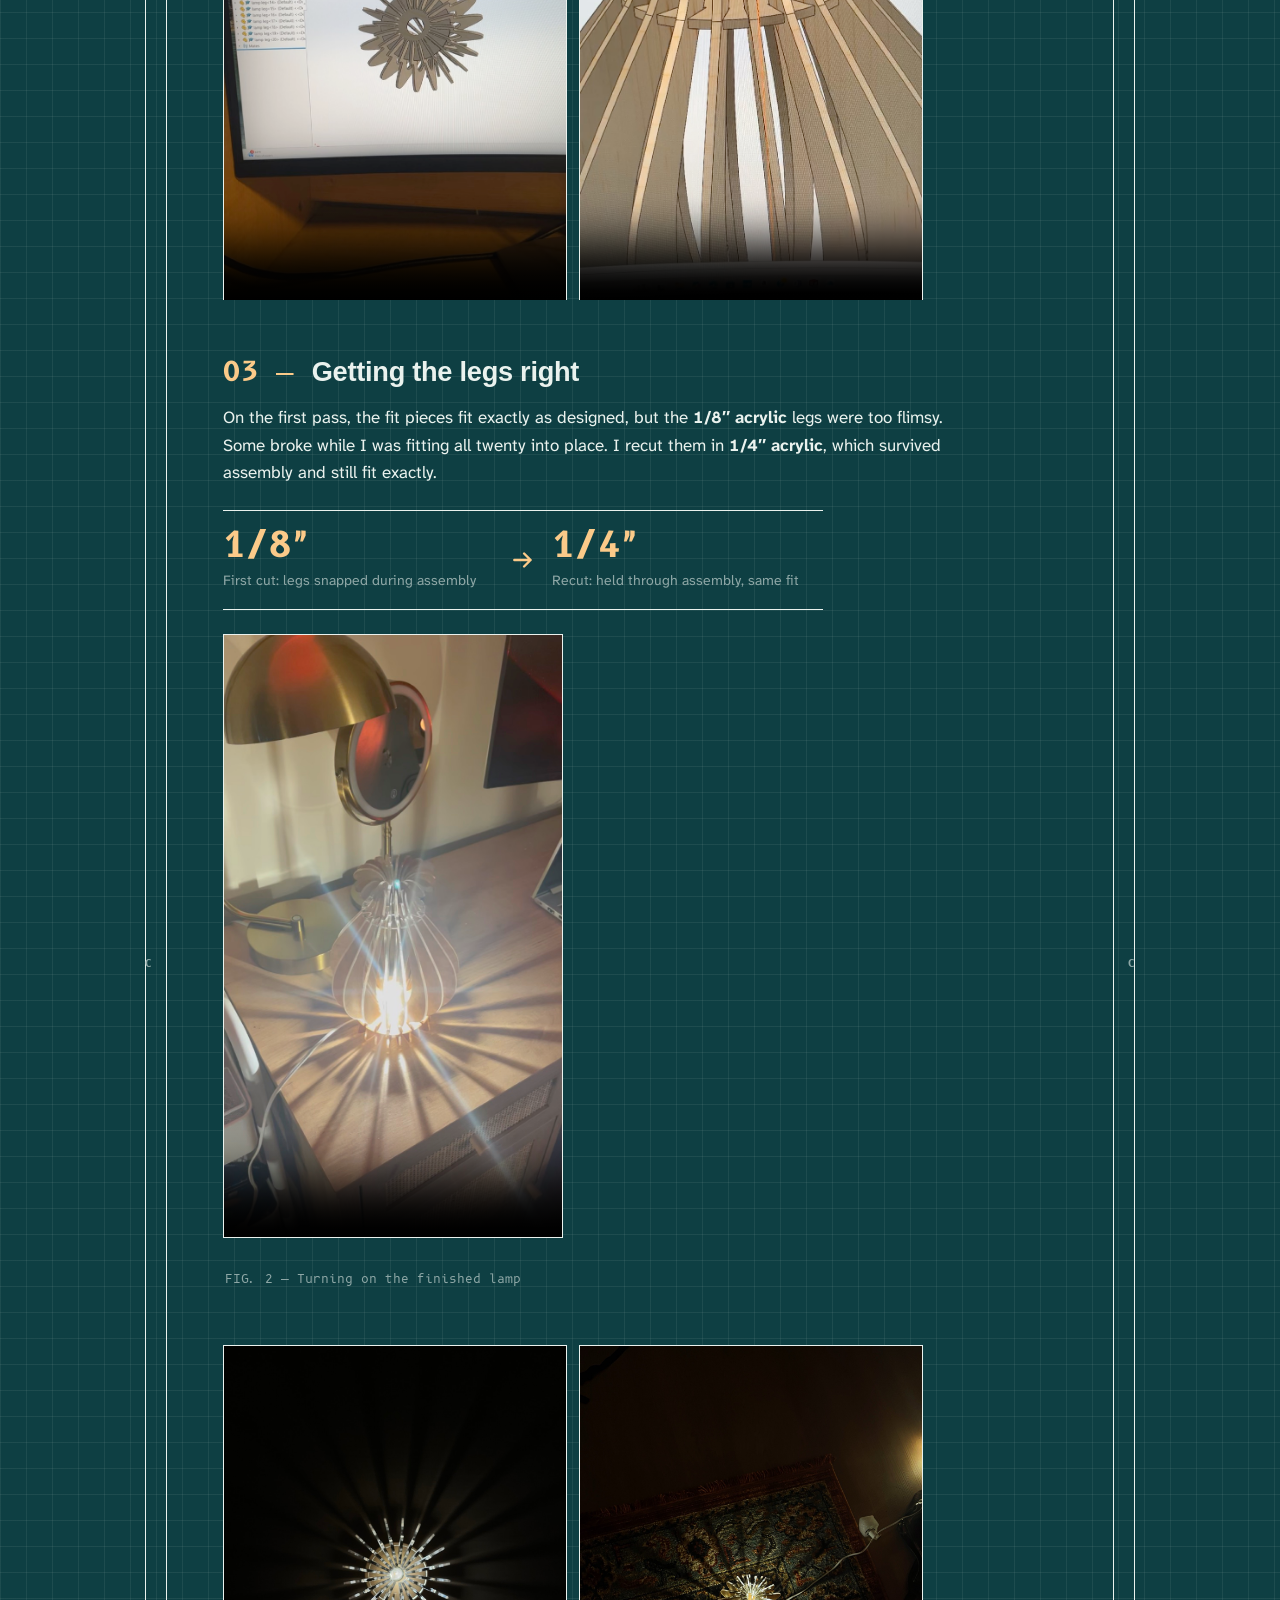
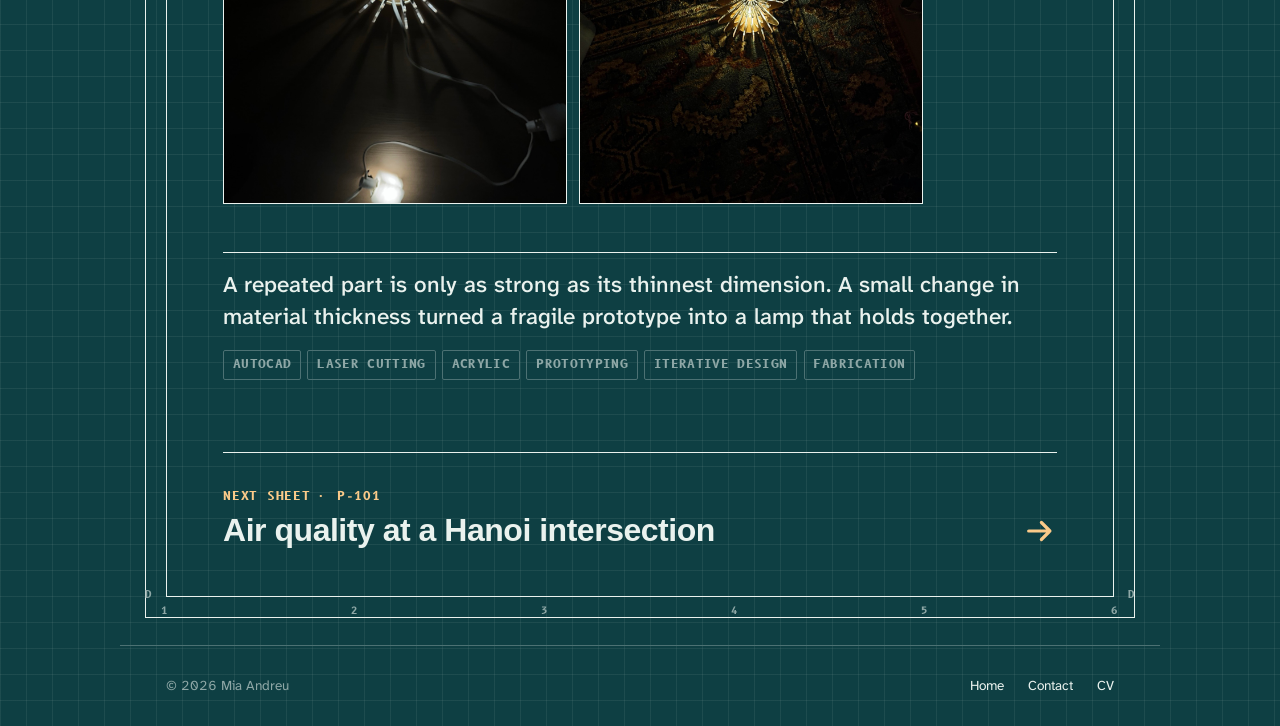
<file: laser-lamp.html>
<!DOCTYPE html>
<html lang="en">
<head>
    <meta charset="UTF-8">
    <meta name="viewport" content="width=device-width, initial-scale=1.0">
    <title>Laser-Cut Lamp · Mia Andreu</title>
    <meta name="description" content="A 12-inch lamp designed in AutoCAD and laser-cut from acrylic: two fit pieces and twenty repeated legs.">
    <meta name="theme-color" content="#0E3F43">
    <link rel="preconnect" href="https://fonts.googleapis.com">
    <link rel="preconnect" href="https://fonts.gstatic.com" crossorigin>
    <link href="https://fonts.googleapis.com/css2?family=Arimo:wght@400;500;700&family=Atkinson+Hyperlegible+Next:wght@400;500;700&family=B612+Mono:wght@400;700&display=swap" rel="stylesheet">
    <link rel="stylesheet" href="styles.css">
</head>
<body>
<div class="plot" id="plot" aria-hidden="true"></div>
<svg width="0" height="0" style="position:absolute" aria-hidden="true">
    <symbol id="i-back" viewBox="0 0 24 24" fill="none" stroke="currentColor" stroke-width="2.25" stroke-linecap="round" stroke-linejoin="round"><path d="M20 12H5M11 6l-6 6 6 6"/></symbol>
    <symbol id="i-arrow" viewBox="0 0 24 24" fill="none" stroke="currentColor" stroke-width="2.25" stroke-linecap="round" stroke-linejoin="round"><path d="M4 12h15M13 6l6 6-6 6"/></symbol>
</svg>

<header class="strip">
    <a class="strip-home" href="index.html"><span class="bullet" aria-hidden="true">M</span><span class="strip-name">Mia Andreu</span></a>
    <a class="strip-back" href="index.html#projects"><svg aria-hidden="true"><use href="#i-back"/></svg><span>Back to index</span></a>
</header>

<main class="cs-wrap">
<article class="cs-sheet">
    <div class="refs" aria-hidden="true">
        <div class="t"><span>1</span><span>2</span><span>3</span><span>4</span><span>5</span><span>6</span></div>
        <div class="l"><span>A</span><span>B</span><span>C</span><span>D</span></div>
        <div class="r"><span>A</span><span>B</span><span>C</span><span>D</span></div>
        <div class="b"><span>1</span><span>2</span><span>3</span><span>4</span><span>5</span><span>6</span></div>
    </div>
    <div class="cs-top">
        <div>
            <h1 class="cs-title">A lamp built from one repeated acrylic part</h1>
            <p class="cs-lede">I designed and built this lamp alone, from CAD model to assembly. Twenty identical laser-cut legs slot into two fit pieces, diffusing the light and giving the lamp its shape.</p>
        </div>
        <div class="cs-no"><b>P-103</b><span>Sheet 3 of 5</span></div>
    </div>

    <dl class="facts">
        <div><dt>Station</dt><dd><span class="code">BKN</span> Solo build</dd></div>
        <div><dt>When</dt><dd>Summer 2025</dd></div>
        <div><dt>Size</dt><dd>12″ tall × 8″ wide</dd></div>
        <div><dt>Parts</dt><dd>22: 2 fit pieces, 20 legs</dd></div>
        <div><dt>Tool</dt><dd>AutoCAD, laser cutter</dd></div>
        <div><dt>Material</dt><dd>Acrylic</dd></div>
    </dl>

    <figure class="cs-hero">
        <img src="images/web/laser-lamp.jpg" width="1200" height="1600" alt="The finished laser-cut acrylic lamp, lit" style="width:auto;max-height:460px;margin:0 auto">
    </figure>
    <figcaption class="fig" style="text-align:center">FIG. 1 — The finished lamp, lit</figcaption>

    <div class="cs-body">
        <h2>Overview</h2>
        <p>The structure uses two fit pieces and twenty repeated legs that slot into them, all laser-cut from acrylic. I wanted to see how a single repeated part, cut precisely, could make something both structural and organic.</p>

        <h2>Design and fabrication</h2>
        <p>I started in AutoCAD, modeling the two fit pieces that anchor the structure and one leg shape repeated twenty times around them. Once the model was final, I laser-cut all twenty-two pieces.</p>
        <div class="pair">
            <video controls preload="metadata" src="images/laser-lamp-process-1.mov" poster="images/web/poster-laser-lamp-process-1.jpg" width="787" height="1400" aria-label="Laser-cutting process"></video>
            <video controls preload="metadata" src="images/laser-lamp.mp4" poster="images/web/poster-laser-lamp.jpg" width="787" height="1400" aria-label="The assembled leg structure"></video>
        </div>

        <h2>Getting the legs right</h2>
        <p>On the first pass, the fit pieces fit exactly as designed, but the <strong>1/8″ acrylic</strong> legs were too flimsy. Some broke while I was fitting all twenty into place. I recut them in <strong>1/4″ acrylic</strong>, which survived assembly and still fit exactly.</p>
        <div class="iter">
            <div><b>1/8″</b><span>First cut: legs snapped during assembly</span></div>
            <svg aria-hidden="true"><use href="#i-arrow"/></svg>
            <div><b>1/4″</b><span>Recut: held through assembly, same fit</span></div>
        </div>
        <figure style="max-width:340px">
            <video controls preload="metadata" src="images/laser-lamp-process-4.mov" poster="images/web/poster-laser-lamp-process-4.jpg" width="786" height="1400" aria-label="Turning on the finished lamp"></video>
        </figure>
        <figcaption class="fig">FIG. 2 — Turning on the finished lamp</figcaption>
        <div class="pair">
            <img src="images/web/laser-lamp-2.jpg" width="1200" height="1600" alt="The finished lamp, lit, from the side" loading="lazy">
            <img src="images/web/laser-lamp-3.jpg" width="1200" height="1600" alt="The finished lamp, lit, close up" loading="lazy">
        </div>

        <p class="takeaway">A repeated part is only as strong as its thinnest dimension. A small change in material thickness turned a fragile prototype into a lamp that holds together.</p>
        <div class="tags">
            <span class="tag">AUTOCAD</span><span class="tag">LASER CUTTING</span><span class="tag">ACRYLIC</span>
            <span class="tag">PROTOTYPING</span><span class="tag">ITERATIVE DESIGN</span><span class="tag">FABRICATION</span>
        </div>
    </div>

    <a class="next" href="hanoi-digital-twin.html">
        <span><span class="next-lbl">NEXT SHEET · P-101</span><span class="next-name">Air quality at a Hanoi intersection</span></span>
        <svg aria-hidden="true"><use href="#i-arrow"/></svg>
    </a>
</article>
</main>

<footer class="foot" style="max-width:1040px;margin:0 auto;padding-left:var(--gutter);padding-right:var(--gutter)">
    <p>© 2026 Mia Andreu</p>
    <nav aria-label="Footer"><a href="index.html">Home</a><a href="index.html#contact">Contact</a><a href="mia-andreu-resume.pdf" download>CV</a></nav>
</footer>
<script>
(function(){
    const plot=document.getElementById('plot');
    const hs=[...document.querySelectorAll('.cs-body h2')];
    hs.forEach(h=>{ if(h.getBoundingClientRect().top>innerHeight*0.85) h.classList.add('pre'); });
    const io=new IntersectionObserver(es=>{es.forEach(e=>{if(e.isIntersecting)e.target.classList.remove('pre')})},{threshold:.15,rootMargin:'0px 0px -10% 0px'});
    hs.forEach(h=>io.observe(h));
    let t=false;
    function up(){ t=false; const h=document.documentElement.scrollHeight-innerHeight; plot.style.transform='scaleX('+(h>0?Math.min(1,scrollY/h):0)+')'; }
    addEventListener('scroll',()=>{ if(!t){ t=true; requestAnimationFrame(up); } },{passive:true});
    up();
})();
</script>
</body>
</html>
</file>
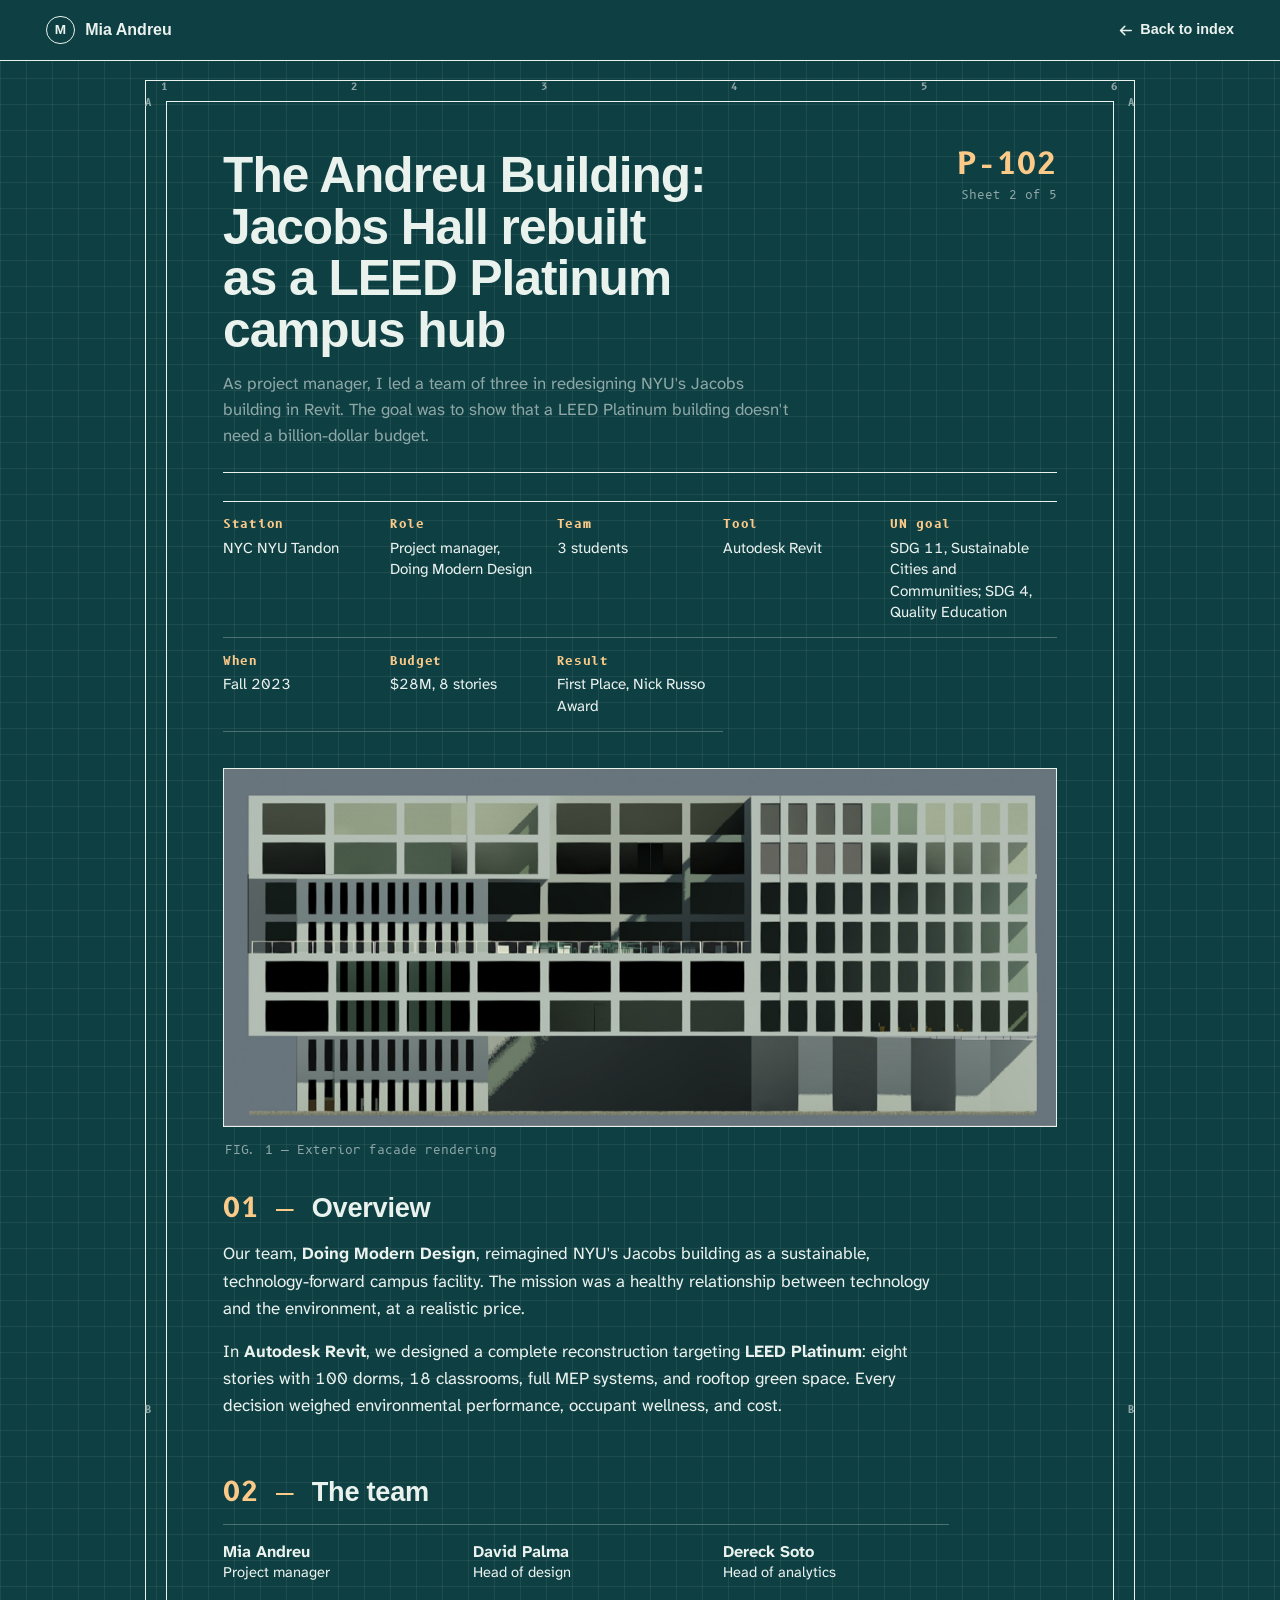
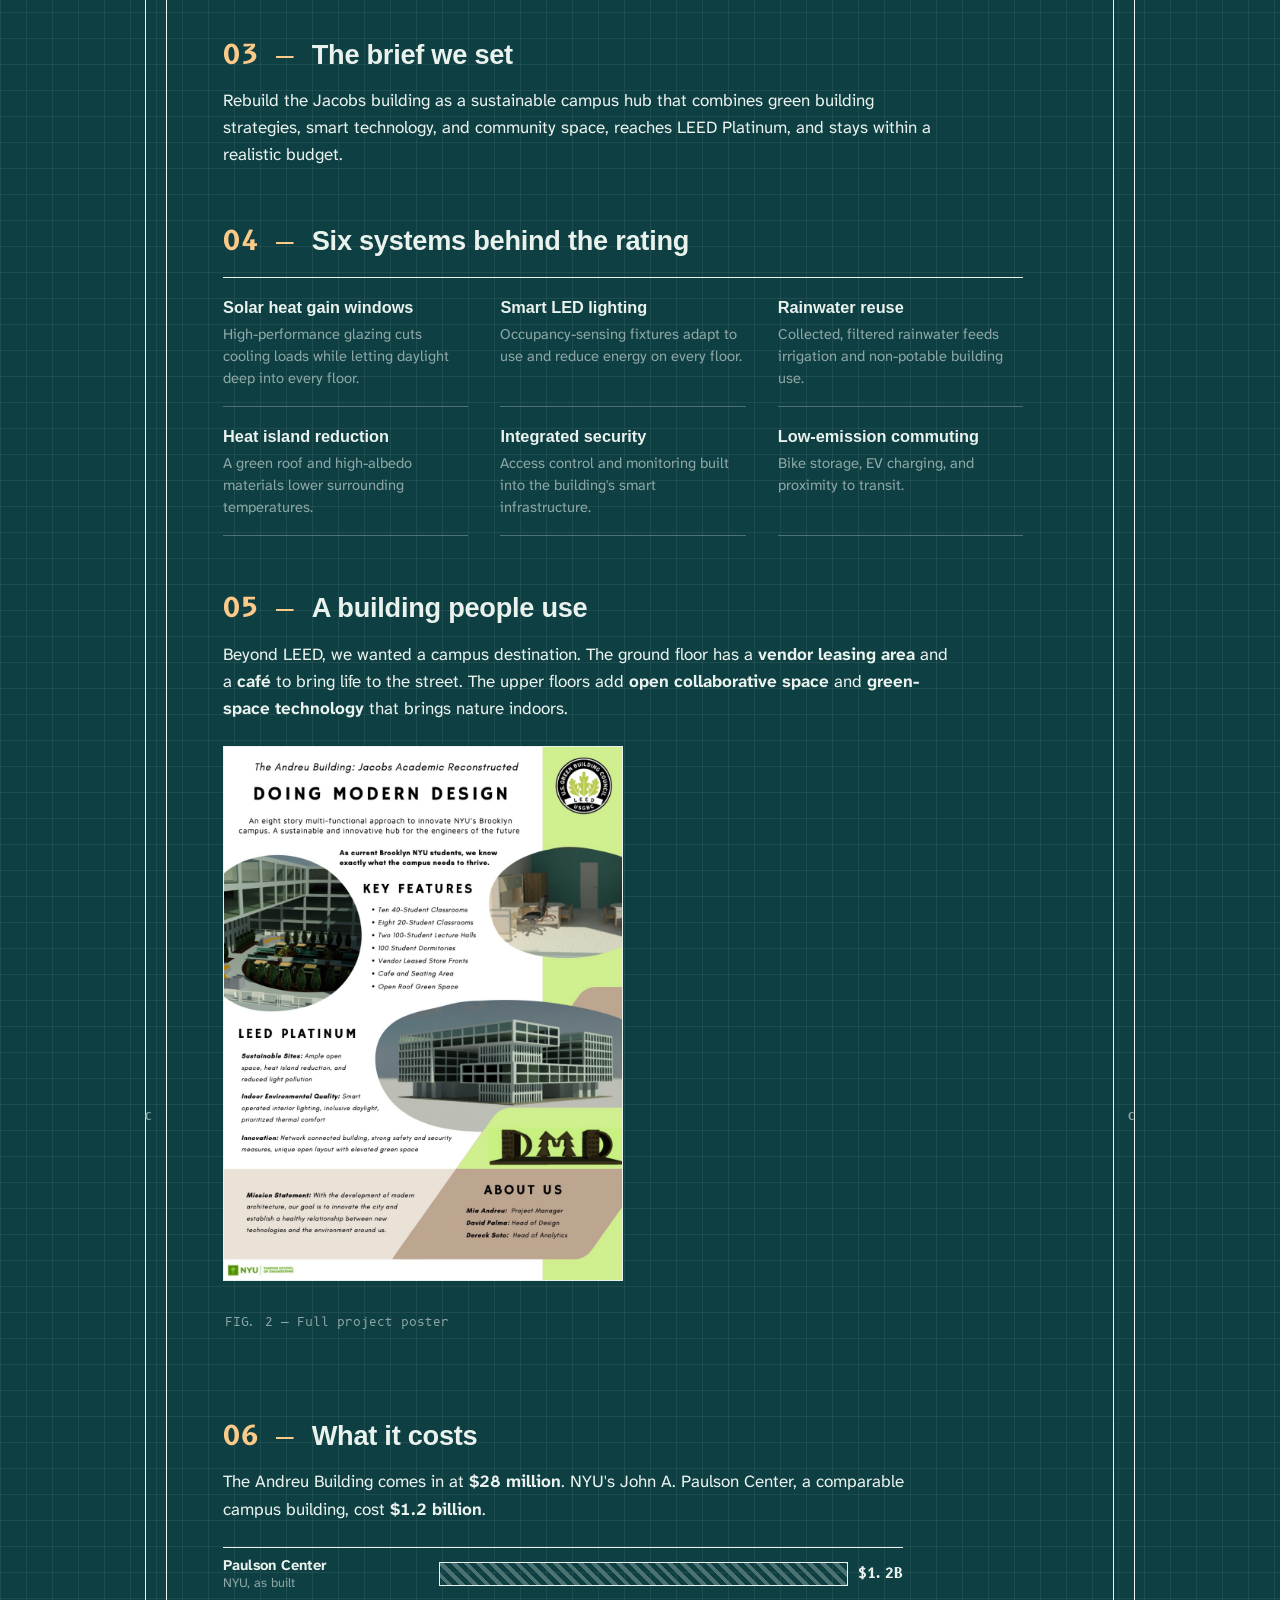
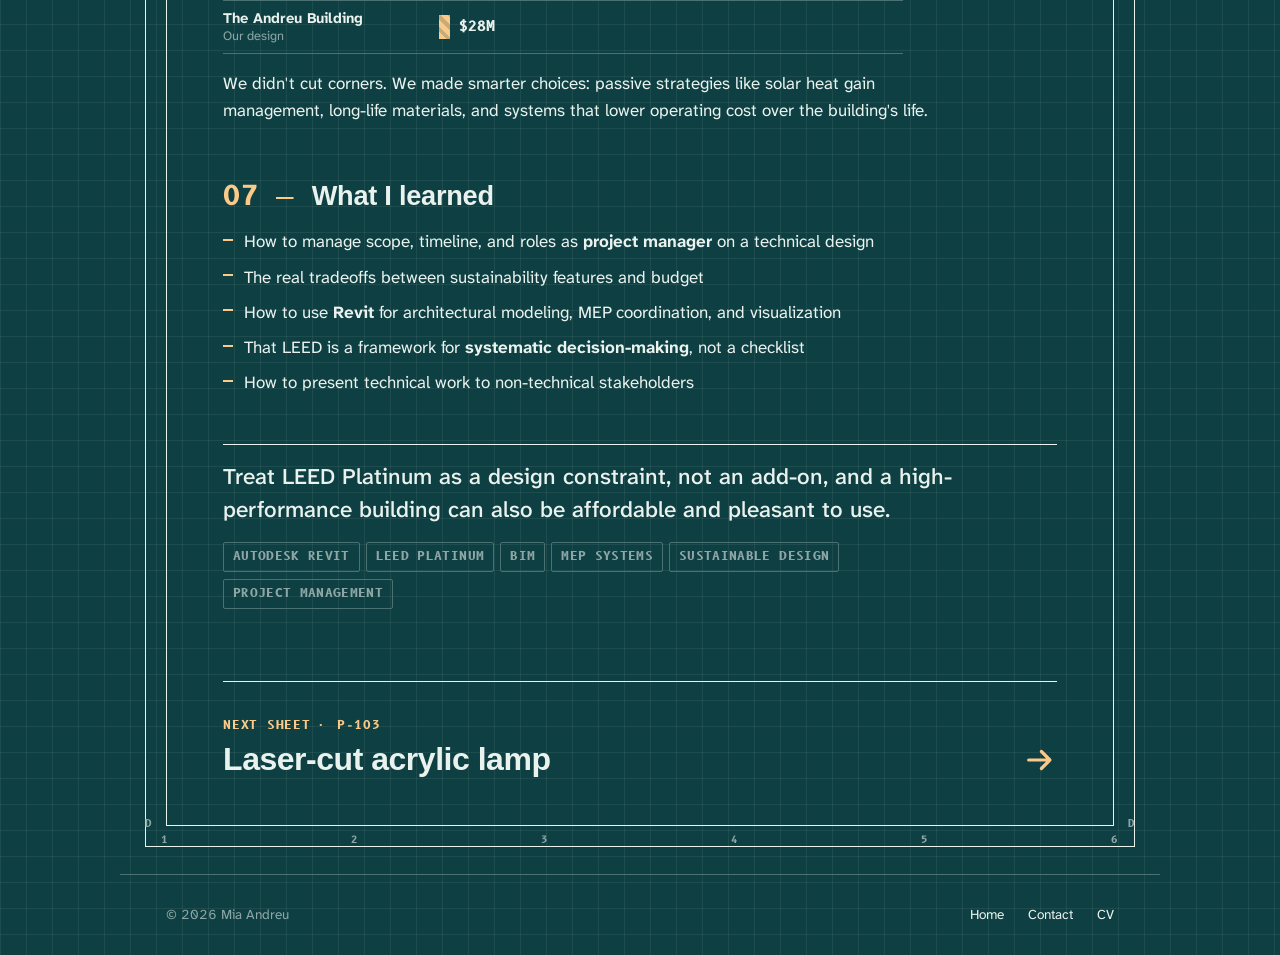
<file: revit-building.html>
<!DOCTYPE html>
<html lang="en">
<head>
    <meta charset="UTF-8">
    <meta name="viewport" content="width=device-width, initial-scale=1.0">
    <title>The Andreu Building · Mia Andreu</title>
    <meta name="description" content="A LEED Platinum redesign of NYU's Jacobs building in Revit, led by Mia Andreu as project manager on a $28M budget.">
    <meta name="theme-color" content="#0E3F43">
    <link rel="preconnect" href="https://fonts.googleapis.com">
    <link rel="preconnect" href="https://fonts.gstatic.com" crossorigin>
    <link href="https://fonts.googleapis.com/css2?family=Arimo:wght@400;500;700&family=Atkinson+Hyperlegible+Next:wght@400;500;700&family=B612+Mono:wght@400;700&display=swap" rel="stylesheet">
    <link rel="stylesheet" href="styles.css">
</head>
<body>
<div class="plot" id="plot" aria-hidden="true"></div>
<svg width="0" height="0" style="position:absolute" aria-hidden="true">
    <symbol id="i-back" viewBox="0 0 24 24" fill="none" stroke="currentColor" stroke-width="2.25" stroke-linecap="round" stroke-linejoin="round"><path d="M20 12H5M11 6l-6 6 6 6"/></symbol>
    <symbol id="i-arrow" viewBox="0 0 24 24" fill="none" stroke="currentColor" stroke-width="2.25" stroke-linecap="round" stroke-linejoin="round"><path d="M4 12h15M13 6l6 6-6 6"/></symbol>
</svg>

<header class="strip">
    <a class="strip-home" href="index.html"><span class="bullet" aria-hidden="true">M</span><span class="strip-name">Mia Andreu</span></a>
    <a class="strip-back" href="index.html#projects"><svg aria-hidden="true"><use href="#i-back"/></svg><span>Back to index</span></a>
</header>

<main class="cs-wrap">
<article class="cs-sheet">
    <div class="refs" aria-hidden="true">
        <div class="t"><span>1</span><span>2</span><span>3</span><span>4</span><span>5</span><span>6</span></div>
        <div class="l"><span>A</span><span>B</span><span>C</span><span>D</span></div>
        <div class="r"><span>A</span><span>B</span><span>C</span><span>D</span></div>
        <div class="b"><span>1</span><span>2</span><span>3</span><span>4</span><span>5</span><span>6</span></div>
    </div>
    <div class="cs-top">
        <div>
            <h1 class="cs-title">The Andreu Building: Jacobs Hall rebuilt as a LEED Platinum campus hub</h1>
            <p class="cs-lede">As project manager, I led a team of three in redesigning NYU's Jacobs building in Revit. The goal was to show that a LEED Platinum building doesn't need a billion-dollar budget.</p>
        </div>
        <div class="cs-no"><b>P-102</b><span>Sheet 2 of 5</span></div>
    </div>

    <dl class="facts">
        <div><dt>Station</dt><dd><span class="code">NYC</span> NYU Tandon</dd></div>
        <div><dt>Role</dt><dd>Project manager, Doing Modern Design</dd></div>
        <div><dt>Team</dt><dd>3 students</dd></div>
        <div><dt>Tool</dt><dd>Autodesk Revit</dd></div>
        <div><dt>UN goal</dt><dd>SDG 11, Sustainable Cities and Communities; SDG 4, Quality Education</dd></div>
        <div><dt>When</dt><dd>Fall 2023</dd></div>
        <div><dt>Budget</dt><dd>$28M, 8 stories</dd></div>
        <div><dt>Result</dt><dd>First Place, Nick Russo Award</dd></div>
    </dl>

    <figure class="cs-hero">
        <img src="images/web/revit-building2.jpg" width="1600" height="685" alt="Revit rendering of the Andreu Building exterior facade">
    </figure>
    <figcaption class="fig">FIG. 1 — Exterior facade rendering</figcaption>

    <div class="cs-body">
        <h2>Overview</h2>
        <p>Our team, <strong>Doing Modern Design</strong>, reimagined NYU's Jacobs building as a sustainable, technology-forward campus facility. The mission was a healthy relationship between technology and the environment, at a realistic price.</p>
        <p>In <strong>Autodesk Revit</strong>, we designed a complete reconstruction targeting <strong>LEED Platinum</strong>: eight stories with 100 dorms, 18 classrooms, full MEP systems, and rooftop green space. Every decision weighed environmental performance, occupant wellness, and cost.</p>

        <h2>The team</h2>
        <div class="team">
            <div><strong>Mia Andreu</strong>Project manager</div>
            <div><strong>David Palma</strong>Head of design</div>
            <div><strong>Dereck Soto</strong>Head of analytics</div>
        </div>

        <h2>The brief we set</h2>
        <p>Rebuild the Jacobs building as a sustainable campus hub that combines green building strategies, smart technology, and community space, reaches LEED Platinum, and stays within a realistic budget.</p>

        <h2>Six systems behind the rating</h2>
        <dl class="spec">
            <div><dt>Solar heat gain windows</dt><dd>High-performance glazing cuts cooling loads while letting daylight deep into every floor.</dd></div>
            <div><dt>Smart LED lighting</dt><dd>Occupancy-sensing fixtures adapt to use and reduce energy on every floor.</dd></div>
            <div><dt>Rainwater reuse</dt><dd>Collected, filtered rainwater feeds irrigation and non-potable building use.</dd></div>
            <div><dt>Heat island reduction</dt><dd>A green roof and high-albedo materials lower surrounding temperatures.</dd></div>
            <div><dt>Integrated security</dt><dd>Access control and monitoring built into the building's smart infrastructure.</dd></div>
            <div><dt>Low-emission commuting</dt><dd>Bike storage, EV charging, and proximity to transit.</dd></div>
        </dl>

        <h2>A building people use</h2>
        <p>Beyond LEED, we wanted a campus destination. The ground floor has a <strong>vendor leasing area</strong> and a <strong>café</strong> to bring life to the street. The upper floors add <strong>open collaborative space</strong> and <strong>green-space technology</strong> that brings nature indoors.</p>
        <figure style="max-width:400px">
            <img src="images/web/revit-building.jpg" width="1046" height="1400" alt="The full Andreu Building project poster" loading="lazy">
        </figure>
        <figcaption class="fig">FIG. 2 — Full project poster</figcaption>

        <h2>What it costs</h2>
        <p>The Andreu Building comes in at <strong>$28 million</strong>. NYU's John A. Paulson Center, a comparable campus building, cost <strong>$1.2 billion</strong>.</p>
        <div class="bars" role="list">
            <div class="bar" role="listitem">
                <div class="bar-name">Paulson Center<small>NYU, as built</small></div>
                <div class="bar-track"><div class="bar-fill is-base" style="--v:100%"></div><span class="bar-val">$1.2B</span></div>
            </div>
            <div class="bar" role="listitem">
                <div class="bar-name">The Andreu Building<small>Our design</small></div>
                <div class="bar-track"><div class="bar-fill" style="--v:2.33%"></div><span class="bar-val">$28M</span></div>
            </div>
        </div>
        <p>We didn't cut corners. We made smarter choices: passive strategies like solar heat gain management, long-life materials, and systems that lower operating cost over the building's life.</p>

        <h2>What I learned</h2>
        <ul>
            <li>How to manage scope, timeline, and roles as <strong>project manager</strong> on a technical design</li>
            <li>The real tradeoffs between sustainability features and budget</li>
            <li>How to use <strong>Revit</strong> for architectural modeling, MEP coordination, and visualization</li>
            <li>That LEED is a framework for <strong>systematic decision-making</strong>, not a checklist</li>
            <li>How to present technical work to non-technical stakeholders</li>
        </ul>

        <p class="takeaway">Treat LEED Platinum as a design constraint, not an add-on, and a high-performance building can also be affordable and pleasant to use.</p>
        <div class="tags">
            <span class="tag">AUTODESK REVIT</span><span class="tag">LEED PLATINUM</span><span class="tag">BIM</span>
            <span class="tag">MEP SYSTEMS</span><span class="tag">SUSTAINABLE DESIGN</span><span class="tag">PROJECT MANAGEMENT</span>
        </div>
    </div>

    <a class="next" href="laser-lamp.html">
        <span><span class="next-lbl">NEXT SHEET · P-103</span><span class="next-name">Laser-cut acrylic lamp</span></span>
        <svg aria-hidden="true"><use href="#i-arrow"/></svg>
    </a>
</article>
</main>

<footer class="foot" style="max-width:1040px;margin:0 auto;padding-left:var(--gutter);padding-right:var(--gutter)">
    <p>© 2026 Mia Andreu</p>
    <nav aria-label="Footer"><a href="index.html">Home</a><a href="index.html#contact">Contact</a><a href="mia-andreu-resume.pdf" download>CV</a></nav>
</footer>
<script>
(function(){
    const plot=document.getElementById('plot');
    const hs=[...document.querySelectorAll('.cs-body h2')];
    hs.forEach(h=>{ if(h.getBoundingClientRect().top>innerHeight*0.85) h.classList.add('pre'); });
    const io=new IntersectionObserver(es=>{es.forEach(e=>{if(e.isIntersecting)e.target.classList.remove('pre')})},{threshold:.15,rootMargin:'0px 0px -10% 0px'});
    hs.forEach(h=>io.observe(h));
    const barsBlock=document.querySelector('.bars');
    if(barsBlock){
        if(barsBlock.getBoundingClientRect().top>innerHeight*0.85) barsBlock.classList.add('pre');
        new IntersectionObserver(es=>{es.forEach(e=>{if(e.isIntersecting)e.target.classList.remove('pre')})},{threshold:.3}).observe(barsBlock);
    }
    let t=false;
    function up(){ t=false; const h=document.documentElement.scrollHeight-innerHeight; plot.style.transform='scaleX('+(h>0?Math.min(1,scrollY/h):0)+')'; }
    addEventListener('scroll',()=>{ if(!t){ t=true; requestAnimationFrame(up); } },{passive:true});
    up();
})();
</script>
</body>
</html>
</file>
<file: styles.css>
/* ===== TOKENS — Drawing Set (teal blueprint) ===== */
:root{
    --ground:#0E3F43;                 /* blueprint sheet colour */
    --grid:color-mix(in srgb, #EAF2EE 7%, transparent);
    --ink:#EAF2EE;                    /* linework + all text */
    --dim:color-mix(in srgb, #EAF2EE 58%, var(--ground));   /* secondary text */
    --hair:color-mix(in srgb, #EAF2EE 28%, var(--ground));  /* rules, table lines */
    --field:color-mix(in srgb, #EAF2EE 10%, var(--ground)); /* input fill */
    --mark:#FBCA89;                   /* sand — the one accent: sheet numbers, marks, hatching */
    --on-mark:#111111;
    --sdg4:#F2545B;                   /* SDG red, lifted for dark ground */
    --sdg11:#FFB454;                  /* SDG orange, lifted for dark ground */

    --d:'Helvetica Neue',Helvetica,'Arimo',Arial,sans-serif;              /* titles, labels, buttons */
    --f:'Atkinson Hyperlegible Next','Atkinson Hyperlegible',Verdana,sans-serif; /* reading */
    --m:'B612 Mono',ui-monospace,'SF Mono',Menlo,monospace;               /* sheet numbers, codes, dimensions */

    --gutter:clamp(1.1rem,3.6vw,3rem);
    --collar:clamp(10px,1.6vw,20px);  /* gap between sheet border and outline */
    --ease:cubic-bezier(.16,1,.3,1);
}

/* ===== RESET ===== */
*,*::before,*::after{margin:0;padding:0;box-sizing:border-box}
html{scroll-behavior:smooth;scrollbar-color:var(--mark) var(--ground);-webkit-text-size-adjust:100%}
body{
    font-family:var(--f);font-size:1.0625rem;line-height:1.6;
    background:var(--ground);color:var(--ink);
    background-image:linear-gradient(var(--grid) 1px,transparent 1px),linear-gradient(90deg,var(--grid) 1px,transparent 1px);
    background-size:26px 26px;
    -webkit-font-smoothing:antialiased;caret-color:var(--mark);
    font-variant-numeric:tabular-nums;
}
img,video{display:block;max-width:100%;height:auto}
a{color:inherit}
::selection{background:var(--mark);color:var(--on-mark)}
:focus-visible{outline:3px solid var(--mark);outline-offset:3px}
::-webkit-scrollbar{width:12px;height:12px}
::-webkit-scrollbar-track{background:var(--ground)}
::-webkit-scrollbar-thumb{background:var(--mark);border:3px solid var(--ground)}

.skip{position:absolute;left:-9999px;top:0;background:var(--mark);color:var(--on-mark);padding:.6rem 1rem;font-weight:700;z-index:999}
.skip:focus{left:1rem;top:1rem}

@media (prefers-reduced-motion:reduce){
    html{scroll-behavior:auto}
    *,*::before,*::after{animation-duration:.01ms !important;animation-iteration-count:1 !important;transition-duration:.01ms !important}
}

h1,h2,h3,.no,.sno,.lbl,.btn,.tlink,.next-name,.strip-home,.strip-back,
.row .no,.row b,dt,th,.tag,label{font-family:var(--d)}
.mono{font-family:var(--m)}

/* ===== PLOT PROGRESS (fixed top rule, fills with scroll) ===== */
.plot{position:fixed;top:0;left:0;right:0;height:3px;background:var(--mark);z-index:300;transform:scaleX(0);transform-origin:left;transition:transform .1s linear}

/* ===== BUTTONS ===== */
.btn{
    display:inline-flex;align-items:center;gap:.55rem;
    min-height:46px;padding:.62rem 1.15rem;
    font-family:var(--d);font-size:.95rem;font-weight:700;line-height:1;
    text-decoration:none;border:1.5px solid var(--ink);border-radius:3px;
    cursor:pointer;transition:background .25s var(--ease),color .25s var(--ease),border-color .25s var(--ease);
}
.btn svg{width:17px;height:17px;flex:none}
.btn-solid{background:var(--ink);color:var(--ground)}
.btn-solid:hover{background:var(--mark);border-color:var(--mark);color:var(--on-mark)}
.btn-line{background:transparent;color:var(--ink)}
.btn-line:hover{background:var(--ink);color:var(--ground)}
.btn[disabled]{opacity:.7;cursor:progress}

/* ===== NAME BADGE (site mark) ===== */
.bullet{
    display:inline-grid;place-items:center;flex:none;
    width:2.1rem;height:2.1rem;border:1.5px solid var(--ink);border-radius:50%;
    font-family:var(--d);font-weight:700;font-size:1rem;line-height:1;
}

/* ===== CASE-PAGE STRIP HEADER ===== */
.strip{
    position:sticky;top:0;z-index:50;
    display:flex;align-items:center;justify-content:space-between;gap:1rem;
    min-height:58px;padding:.5rem var(--gutter);
    background:var(--ground);border-bottom:1.5px solid var(--ink);
}
.strip-home{display:inline-flex;align-items:center;gap:.65rem;text-decoration:none;font-weight:700;font-size:1rem}
.strip-name{font-family:var(--d);font-size:1rem;font-weight:700}
.strip-home .bullet{width:1.8rem;height:1.8rem;font-size:.85rem}
.strip-back{display:inline-flex;align-items:center;gap:.4rem;min-height:44px;font-weight:700;font-size:.9rem;text-decoration:none}
.strip-back svg{width:17px;height:17px;transition:transform .3s var(--ease)}
.strip-back:hover svg{transform:translateX(-4px)}
.strip-back:hover span{text-decoration:underline;text-decoration-color:var(--mark);text-underline-offset:4px}

/* ===== SHEET (the shared drafting-page unit) ===== */
.sheets{max-width:1520px;margin:0 auto;padding:clamp(1rem,3vw,2rem) var(--gutter) clamp(2rem,5vw,3.5rem)}
.sheet{
    position:relative;border:1.5px solid var(--ink);
    outline:1px solid var(--ink);outline-offset:var(--collar);
    margin:0 0 clamp(2.5rem,6vw,4.5rem);
    padding:clamp(1.75rem,4vw,3rem) clamp(1.75rem,4.5vw,3.5rem);
    opacity:1;transform:none;transition:opacity .5s var(--ease),transform .5s var(--ease);
}
.sheet.pre{opacity:0;transform:translateY(14px)}
.refs{position:absolute;inset:calc(var(--collar) * -1);pointer-events:none;font:700 10px var(--m);color:var(--dim);letter-spacing:.04em}
.refs .t,.refs .b{position:absolute;left:14px;right:14px;display:flex;justify-content:space-between}
.refs .t{top:-2px}.refs .b{bottom:-2px}
.refs .l,.refs .r{position:absolute;top:14px;bottom:14px;display:flex;flex-direction:column;justify-content:space-between}
.refs .l{left:-2px}.refs .r{right:-2px}
@media (max-width:760px){.refs{display:none}}

.sheet-head{display:flex;justify-content:space-between;align-items:flex-start;gap:1.5rem;flex-wrap:wrap;border-bottom:1.5px solid var(--ink);padding-bottom:1.1rem;margin-bottom:1.75rem}
.sheet-head h2{font-size:clamp(1.9rem,3.2vw,2.5rem);font-weight:700;letter-spacing:-.02em;line-height:1.05}
.sheet-head p{color:var(--dim);margin-top:.5rem;max-width:56ch;font-size:.98rem}
.sno{font-family:var(--m);font-weight:700;font-size:.95rem;color:var(--mark);white-space:nowrap;padding-top:.3rem}

/* ===== DRAFTING ROWS (index tables, work, service...) ===== */
.rows{list-style:none}
.row{position:relative;display:grid;grid-template-columns:5.5rem minmax(0,1fr) auto;gap:.5rem 1.5rem;align-items:start;padding:1.4rem 0;border-top:1px solid var(--hair)}
.rows.with-fig .row{grid-template-columns:5.5rem minmax(0,1fr) minmax(180px,280px)}
.row:first-child{border-top:1.5px solid var(--ink)}
.row .no{font-family:var(--m);font-weight:700;font-size:.95rem;color:var(--mark);padding-top:.15rem}
.row .ttl h3,.row .ttl b{font-size:1.15rem;font-weight:700;line-height:1.25}
.row .ttl h3 a{text-decoration:none}
.row.link .ttl h3 a::after{content:'';position:absolute;inset:0;z-index:1}
.row.link{cursor:pointer}
.row.link .ttl h3 a:hover{text-decoration:underline;text-decoration-color:var(--mark);text-decoration-thickness:2px;text-underline-offset:4px}
.row .role{font-weight:700;color:var(--dim);font-size:.9rem;margin-top:.15rem}
.row .desc{margin-top:.5rem;max-width:56ch;font-size:.96rem}
.row .tools{margin-top:.55rem;font-size:.88rem;color:var(--dim)}
.row .tools b{font-family:var(--d);font-weight:700;color:var(--ink)}
.row ul{list-style:none;margin-top:.6rem;max-width:58ch}
.row li{position:relative;padding-left:1.25rem;margin-bottom:.4rem;font-size:.96rem}
.row li::before{content:'';position:absolute;left:0;top:.62em;width:.6rem;height:2px;background:var(--mark)}
.row .go{display:inline-flex;align-items:center;gap:.4rem;margin-top:.75rem;font-family:var(--m);font-weight:700;font-size:.85rem;color:var(--mark)}
.row .go svg{width:16px;height:16px;transition:transform .3s var(--ease)}
.row.link:hover .go svg{transform:translateX(5px)}
.row .meta{font-family:var(--m);font-size:.82rem;color:var(--dim);text-align:right;white-space:nowrap}
.row .meta .code{color:var(--ink);font-weight:700}
.plate{border:1.5px solid var(--ink)}
.plate img{width:100%;aspect-ratio:4/3;object-fit:cover;display:block}
.plate figcaption{font-family:var(--m);font-size:.7rem;color:var(--dim);border-top:1px solid var(--hair);padding:.35rem .5rem}

/* SDG tag */
.sdg{
    display:inline-grid;place-items:center;min-width:1.4rem;padding:.2rem .32rem;
    border:1.5px solid currentColor;border-radius:2px;
    font-family:var(--d);font-weight:700;font-size:.72rem;line-height:1;color:var(--sdg11);
}
.sdg.s4{color:var(--sdg4)}

/* revision cloud on the newest sheet */
.cloud{outline:1.5px dashed var(--mark);outline-offset:4px;border-radius:8px}

/* ===== HOME: COVER SHEET ===== */
.cover .sheet-grid{display:grid;grid-template-columns:minmax(0,1fr) 320px;gap:0;align-items:start}
.cover .main{padding-right:clamp(1.5rem,3vw,3rem);border-right:1.5px solid var(--ink)}
.hdr{border-bottom:1.5px solid var(--ink);padding-bottom:1.5rem;margin-bottom:1.75rem;display:flex;justify-content:space-between;align-items:flex-end;gap:1.5rem;flex-wrap:wrap}
.name{font-size:clamp(2.75rem,5.2vw,4.6rem);font-weight:700;line-height:.92;letter-spacing:-.025em}
.stmt{font-size:clamp(1.05rem,1.4vw,1.25rem);line-height:1.4;font-weight:500;max-width:26ch;text-align:right}
.idx-h{font-family:var(--m);font-size:.85rem;font-weight:700;letter-spacing:.1em;color:var(--mark);margin-bottom:.5rem}

.tb{display:flex;flex-direction:column;padding-left:clamp(1.5rem,3vw,3rem)}
.tb>div{border-bottom:1.5px solid var(--ink);padding:1.1rem 0}
.tb-sheets{padding-top:1.6rem !important}
.tb>div:first-child{padding-top:0}
.tb .lbl{display:block;font-family:var(--m);font-size:.7rem;font-weight:700;letter-spacing:.1em;color:var(--dim);margin-bottom:.4rem}
.tb-photo img{width:100%;aspect-ratio:1;object-fit:cover;border:1.5px solid var(--ink)}
.tb-id b{font-family:var(--d);font-size:1.1rem;font-weight:700;display:block;margin-bottom:.2rem}
.tb-id p{font-size:.9rem;color:var(--dim);line-height:1.5}
.tb-id .btns{display:flex;flex-wrap:wrap;gap:.5rem;margin-top:.9rem}
.tb-sheets ol{list-style:none}
.tb-sheets li{border-top:1px solid var(--hair);padding:.5rem 0}
.tb-sheets li:first-child{border-top:0;padding-top:0}
.tb-sheets a{display:flex;justify-content:space-between;gap:.75rem;text-decoration:none;font-size:.92rem;font-weight:500;min-height:32px;align-items:center}
.tb-sheets a .no{font-family:var(--m);font-size:.78rem;color:var(--mark);white-space:nowrap}
.tb-sheets a:hover{text-decoration:underline;text-decoration-color:var(--mark);text-underline-offset:3px}
.tb-sheets a.is-here{color:var(--mark)}
.tb-sdg .goal{display:flex;align-items:center;gap:.5rem;font-size:.9rem;font-weight:500;margin-top:.4rem}
.tb-sdg .goal:first-of-type{margin-top:.2rem}
.tb-no{display:flex;justify-content:space-between;align-items:flex-end}
.tb-no .no-big{font-family:var(--m);font-weight:700;font-size:1.75rem;color:var(--mark)}

@media (max-width:960px){
    .cover .sheet-grid{grid-template-columns:1fr}
    .cover .main{display:contents}
    .hdr{order:1}
    .tb{order:2;padding-left:0;border-bottom:1.5px solid var(--ink);padding-bottom:1.75rem;margin-bottom:1.75rem}
    .idx{order:3}
    .stmt{text-align:left}
}
@media (max-width:640px){
    .row{grid-template-columns:1fr}
    .rows.with-fig .row{grid-template-columns:1fr}
    .row .no{padding-top:0}
    .row .meta{text-align:left}
    .plate{max-width:320px}
    .strip-name{display:none}
}

/* ===== ABOUT SHEET ===== */
.about-grid{display:grid;grid-template-columns:1.3fr 1fr;gap:2.5rem}
.notes p{margin-bottom:1.05rem;max-width:60ch}
.notes strong{font-weight:700}
.edu-rows .row{grid-template-columns:1fr}
@media (max-width:800px){.about-grid{grid-template-columns:1fr}}

/* ===== GLASS SHEET ===== */
.legend{display:grid;grid-template-columns:repeat(auto-fit,minmax(150px,1fr));border-top:1.5px solid var(--ink)}
.legend div{border-bottom:1px solid var(--hair);border-right:1px solid var(--hair);padding:1rem 1.1rem}
.legend dt{font-family:var(--d);font-weight:700;font-size:.95rem}
.legend dd{font-size:.85rem;color:var(--dim);margin-top:.15rem}
.spec-note{margin-top:1.75rem;max-width:64ch}
.spec-note p{font-size:1.05rem;line-height:1.55;margin-bottom:.9rem}
.spec-note em{font-style:italic}
.plates-row{display:grid;grid-template-columns:1.4fr 1fr;gap:.9rem;margin-top:1.75rem;align-items:start}
@media (max-width:640px){.plates-row{grid-template-columns:1fr}}

/* ===== SERVICE: reference detail (Loopma) ===== */
.detail{border:1.5px dashed var(--hair);padding:1.25rem 1.5rem;margin-top:1rem}
.detail h3{font-size:1.1rem;font-weight:700}
.detail p{margin-top:.4rem;max-width:52ch;font-size:.95rem}
.detail .links{display:flex;flex-wrap:wrap;gap:.5rem 1.5rem;margin-top:.65rem}

.tlink{
    display:inline-flex;align-items:center;gap:.4rem;min-height:40px;
    font-weight:700;font-size:.92rem;text-decoration:underline;text-decoration-color:var(--mark);
    text-decoration-thickness:1.5px;text-underline-offset:4px;
}
.tlink svg{width:16px;height:16px;flex:none}
.tlink:hover{text-decoration-thickness:3px}

/* ===== CONTACT SHEET ===== */
.contact-grid{display:grid;grid-template-columns:1fr 1fr;gap:2.5rem}
.reach{display:flex;flex-direction:column;gap:.15rem;margin-top:1rem}
.reach .plain{display:inline-flex;align-items:center;gap:.4rem;min-height:40px;font-weight:700;font-size:.92rem}
.reach svg{width:16px;height:16px}
.form{display:grid;gap:.9rem}
.form label{display:block;font-weight:700;font-size:.85rem;margin-bottom:.3rem;font-family:var(--m);letter-spacing:.04em}
.form input,.form textarea{
    width:100%;font:inherit;font-size:1rem;color:var(--ink);background:var(--field);
    border:1.5px solid var(--ink);border-radius:2px;padding:.7rem .85rem;
    transition:border-color .2s,box-shadow .2s;
}
.form input::placeholder,.form textarea::placeholder{color:var(--dim);opacity:1}
.form input:focus,.form textarea:focus{outline:none;border-color:var(--mark);box-shadow:0 0 0 3px color-mix(in srgb, var(--mark) 35%, transparent)}
.form textarea{min-height:130px;resize:vertical}
.form .btn{justify-self:start}
.form-status{min-height:1.6em;font-weight:700;font-size:.92rem}
.form-status.ok{color:var(--mark)}
.form-status.err{color:var(--sdg4);text-decoration:underline}
@media (max-width:800px){.contact-grid{grid-template-columns:1fr}}

/* ===== FOOTER ===== */
.foot{
    display:flex;justify-content:space-between;align-items:center;flex-wrap:wrap;gap:1rem;
    padding:1.25rem 0;font-size:.85rem;color:var(--dim);border-top:1px solid var(--hair);
}
.foot nav{display:flex;gap:1.5rem;flex-wrap:wrap}
.foot a{text-decoration:none;min-height:40px;display:inline-flex;align-items:center;color:var(--ink)}
.foot a:hover{text-decoration:underline;text-decoration-color:var(--mark);text-underline-offset:4px}

/* ===== CASE-STUDY (project) SHEET ===== */
.cs-wrap{max-width:1040px;margin:0 auto;padding:clamp(1.5rem,4vw,2.5rem) var(--gutter) 3rem}
.cs-sheet{position:relative;border:1.5px solid var(--ink);outline:1px solid var(--ink);outline-offset:var(--collar);padding:clamp(1.75rem,4vw,3rem) clamp(1.75rem,4.5vw,3.5rem)}
.cs-top{display:flex;justify-content:space-between;align-items:flex-start;gap:1.5rem;flex-wrap:wrap;border-bottom:1.5px solid var(--ink);padding-bottom:1.5rem;margin-bottom:1.75rem}
.cs-title{font-size:clamp(2rem,4vw,3.1rem);font-weight:700;line-height:1.04;letter-spacing:-.02em;max-width:22ch;text-wrap:balance}
.cs-lede{font-size:1.05rem;line-height:1.55;max-width:52ch;color:var(--dim);margin-top:.85rem}
.cs-no{text-align:right;white-space:nowrap}
.cs-no b{display:block;font-family:var(--m);font-weight:700;font-size:1.9rem;color:var(--mark);line-height:1}
.cs-no span{font-family:var(--m);font-size:.78rem;color:var(--dim)}

.facts{display:grid;grid-template-columns:repeat(auto-fit,minmax(140px,1fr));border-top:1.5px solid var(--ink);margin-bottom:2.25rem}
.facts div{padding:.9rem 1rem .9rem 0;border-bottom:1px solid var(--hair)}
.facts dt{font-family:var(--m);font-weight:700;font-size:.72rem;letter-spacing:.06em;color:var(--mark);margin-bottom:.2rem}
.facts dd{font-size:.95rem;line-height:1.4}

.cs-hero{border:1.5px solid var(--ink);margin-bottom:.4rem}
.cs-hero img{width:100%;max-height:460px;object-fit:cover}
figcaption.fig,.cs-hero figcaption{font-family:var(--m);font-size:.75rem;color:var(--dim);padding:.5rem .1rem 2rem;max-width:70ch}

.cs-body{counter-reset:sec}
.cs-body h2{
    counter-increment:sec;font-size:clamp(1.35rem,2.2vw,1.7rem);font-weight:700;line-height:1.15;
    margin:clamp(2.5rem,5vw,3.5rem) 0 1rem;letter-spacing:-.01em;
    opacity:1;transform:none;transition:opacity .5s var(--ease),transform .5s var(--ease);
}
.cs-body h2.pre{opacity:0;transform:translateY(10px)}
.cs-body h2:first-child{margin-top:0}
.cs-body h2::before{
    content:counter(sec,decimal-leading-zero) '  —  ';
    font-family:var(--m);font-weight:700;color:var(--mark);
}
.cs-body p,.cs-body li{max-width:66ch}
.cs-body p{margin-bottom:1rem}
.cs-body strong{font-weight:700}
.cs-body ul{list-style:none;margin:0 0 1rem}
.cs-body li{position:relative;padding-left:1.3rem;margin-bottom:.5rem}
.cs-body li::before{content:'';position:absolute;left:0;top:.62em;width:.65rem;height:2px;background:var(--mark)}
.cs-body figure{margin:1.5rem 0;max-width:700px}
.cs-body figure img,.cs-body figure video{width:100%;border:1.5px solid var(--ink)}

.team{display:grid;grid-template-columns:repeat(auto-fit,minmax(160px,1fr));gap:1rem 1.5rem;margin:1rem 0 .5rem;max-width:66ch;border-top:1px solid var(--hair);padding-top:1rem}
.team div{font-size:.92rem;line-height:1.35}
.team strong{display:block;font-weight:700;font-size:1.02rem}

.pair{display:grid;grid-template-columns:1fr 1fr;gap:.75rem;margin:1.5rem 0;max-width:700px}
.pair img,.pair video{width:100%;height:100%;object-fit:cover;aspect-ratio:3/4;border:1.5px solid var(--ink)}
.pair.wide img,.pair.wide video{aspect-ratio:4/3}

/* data bars — hatched fill, drafting-style */
.bars{margin:1.5rem 0 1rem;max-width:680px}
.bar{display:grid;grid-template-columns:minmax(9rem,12.5rem) 1fr;gap:.35rem 1rem;align-items:center;padding:.55rem 0;border-bottom:1px solid var(--hair)}
.bar:first-child{border-top:1.5px solid var(--ink)}
.bar-name{font-weight:700;line-height:1.25;font-size:.92rem}
.bar-name small{display:block;font-weight:400;color:var(--dim);font-size:.8rem}
.bar-track{position:relative;height:24px;display:flex;align-items:center}
.bar-fill{
    height:100%;width:var(--v);min-width:3px;background:var(--mark);
    background-image:repeating-linear-gradient(45deg,transparent 0 5px,color-mix(in srgb,var(--ground) 22%,transparent) 5px 9px);
    transform:scaleX(1);transform-origin:left;transition:transform .7s var(--ease);
}
.bars.pre .bar-fill{transform:scaleX(0)}
.bar-fill.is-base{background:transparent;border:1.5px solid var(--ink);background-image:repeating-linear-gradient(45deg,transparent 0 5px,var(--hair) 5px 9px)}
.bar-val{font-family:var(--m);font-weight:700;font-size:.88rem;margin-left:.6rem;white-space:nowrap}
.bars-note{font-size:.85rem;color:var(--dim);max-width:60ch}

.spec{display:grid;grid-template-columns:repeat(auto-fit,minmax(230px,1fr));gap:0 2rem;margin:1.25rem 0;max-width:800px;border-top:1.5px solid var(--ink)}
.spec div{padding:1rem 0;border-bottom:1px solid var(--hair)}
.spec dt{font-weight:700;font-size:1.02rem;margin-bottom:.25rem}
.spec dd{font-size:.92rem;line-height:1.5;color:var(--dim)}

.iter{display:grid;grid-template-columns:1fr auto 1fr;gap:1rem;align-items:center;max-width:600px;margin:1.5rem 0;border-top:1.5px solid var(--ink);border-bottom:1.5px solid var(--ink)}
.iter div{padding:1rem 0}
.iter b{display:block;font-family:var(--m);font-weight:700;font-size:clamp(1.6rem,3.2vw,2.2rem);line-height:1.1;color:var(--mark)}
.iter span{font-size:.88rem;color:var(--dim)}
.iter svg{width:26px;height:26px;color:var(--mark)}
@media (max-width:640px){.iter{grid-template-columns:1fr}.iter svg{transform:rotate(90deg)}.pair{grid-template-columns:1fr}.bar{grid-template-columns:1fr}}

.takeaway{
    font-size:clamp(1.15rem,1.9vw,1.4rem);line-height:1.45;font-weight:500;
    max-width:44ch;margin:clamp(2rem,4vw,3rem) 0 1rem;text-wrap:pretty;
    padding-top:1rem;border-top:1.5px solid var(--ink);
}
.tags{display:flex;flex-wrap:wrap;gap:.4rem;max-width:70ch}
.tag{font-family:var(--m);font-size:.72rem;font-weight:700;letter-spacing:.03em;border:1px solid var(--hair);color:var(--dim);padding:.3rem .55rem;border-radius:2px}

.next{
    display:flex;justify-content:space-between;align-items:flex-end;gap:1.5rem;flex-wrap:wrap;
    margin-top:clamp(3rem,6vw,4.5rem);padding-top:1.75rem;border-top:1.5px solid var(--ink);
    text-decoration:none;
}
.next-lbl{font-family:var(--m);font-size:.78rem;color:var(--mark);font-weight:700;letter-spacing:.06em}
.next-name{font-size:clamp(1.35rem,2.8vw,2rem);font-weight:700;line-height:1.1;letter-spacing:-.015em;margin-top:.3rem;display:block}
.next svg{width:34px;height:34px;flex:none;transition:transform .35s var(--ease);color:var(--mark)}
.next:hover svg{transform:translateX(8px)}
.next:hover .next-name{text-decoration:underline;text-decoration-color:var(--mark);text-decoration-thickness:3px;text-underline-offset:6px}

.n11,.n4{font-weight:700}
.n11{color:var(--sdg11)}
.n4{color:var(--sdg4)}
.visually-hidden{position:absolute;width:1px;height:1px;overflow:hidden;clip-path:inset(50%);white-space:nowrap}
</file>
